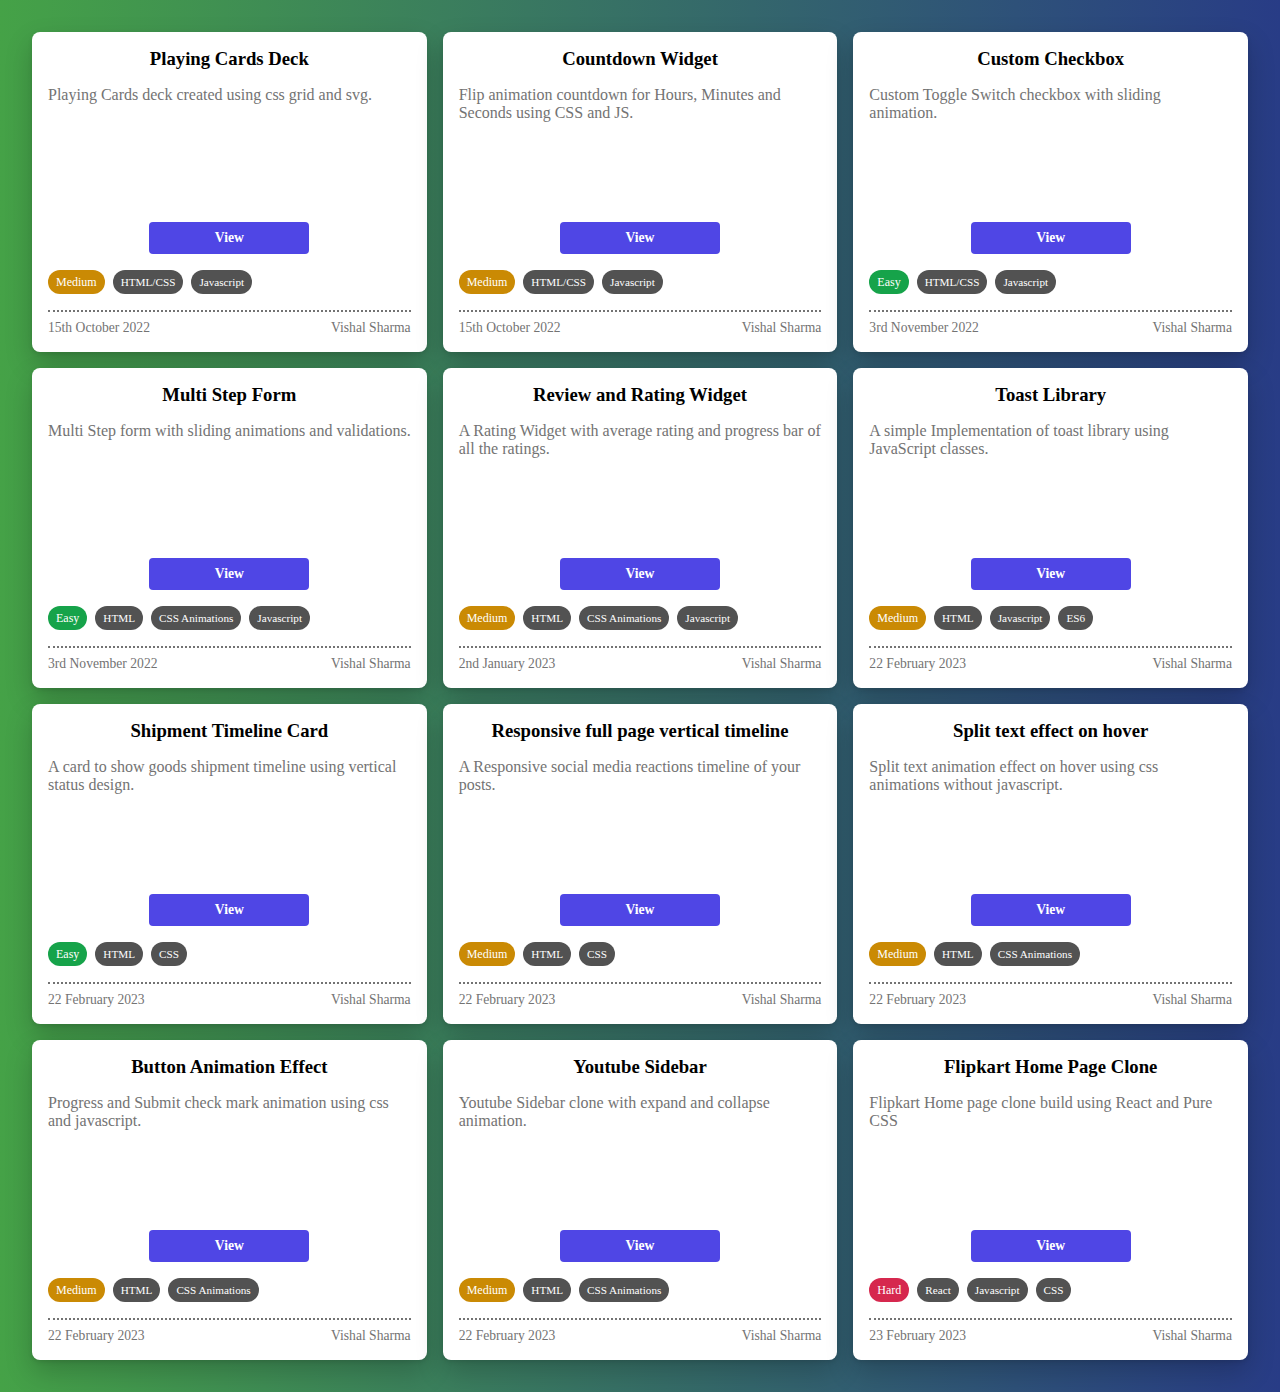
<file: index.html>
<!DOCTYPE html>
<html lang="en">
  <head>
    <meta charset="UTF-8" />
    <meta http-equiv="X-UA-Compatible" content="IE=edge" />
    <meta name="viewport" content="width=device-width, initial-scale=1.0" />
    <title>Web Dev Challenges</title>
    <meta
      name="description"
      content="A site to showcase web dev widgets which you can build and practice on web development skills"
    />
    <link rel="stylesheet" href="style.css" />
  </head>
  <body>
    <div data-cards class="widget-cards">
      <div class="loader">
        <svg
          version="1.1"
          id="L1"
          xmlns="http://www.w3.org/2000/svg"
          xmlns:xlink="http://www.w3.org/1999/xlink"
          x="0px"
          y="0px"
          viewBox="0 0 100 100"
          enable-background="new 0 0 100 100"
          xml:space="preserve"
        >
          <circle
            fill="none"
            stroke="#fff"
            stroke-width="6"
            stroke-miterlimit="15"
            stroke-dasharray="14.2472,14.2472"
            cx="50"
            cy="50"
            r="47"
          >
            <animateTransform
              attributeName="transform"
              attributeType="XML"
              type="rotate"
              dur="5s"
              from="0 50 50"
              to="360 50 50"
              repeatCount="indefinite"
            />
          </circle>
          <circle
            fill="none"
            stroke="#fff"
            stroke-width="1"
            stroke-miterlimit="10"
            stroke-dasharray="10,10"
            cx="50"
            cy="50"
            r="39"
          >
            <animateTransform
              attributeName="transform"
              attributeType="XML"
              type="rotate"
              dur="5s"
              from="0 50 50"
              to="-360 50 50"
              repeatCount="indefinite"
            />
          </circle>
          <g fill="#fff">
            <rect x="30" y="35" width="5" height="30">
              <animateTransform
                attributeName="transform"
                dur="1s"
                type="translate"
                values="0 5 ; 0 -5; 0 5"
                repeatCount="indefinite"
                begin="0.1"
              />
            </rect>
            <rect x="40" y="35" width="5" height="30">
              <animateTransform
                attributeName="transform"
                dur="1s"
                type="translate"
                values="0 5 ; 0 -5; 0 5"
                repeatCount="indefinite"
                begin="0.2"
              />
            </rect>
            <rect x="50" y="35" width="5" height="30">
              <animateTransform
                attributeName="transform"
                dur="1s"
                type="translate"
                values="0 5 ; 0 -5; 0 5"
                repeatCount="indefinite"
                begin="0.3"
              />
            </rect>
            <rect x="60" y="35" width="5" height="30">
              <animateTransform
                attributeName="transform"
                dur="1s"
                type="translate"
                values="0 5 ; 0 -5; 0 5"
                repeatCount="indefinite"
                begin="0.4"
              />
            </rect>
            <rect x="70" y="35" width="5" height="30">
              <animateTransform
                attributeName="transform"
                dur="1s"
                type="translate"
                values="0 5 ; 0 -5; 0 5"
                repeatCount="indefinite"
                begin="0.5"
              />
            </rect>
          </g>
        </svg>
      </div>
    </div>
  </body>
  <script src="./script.js"></script>
</html>
</file>
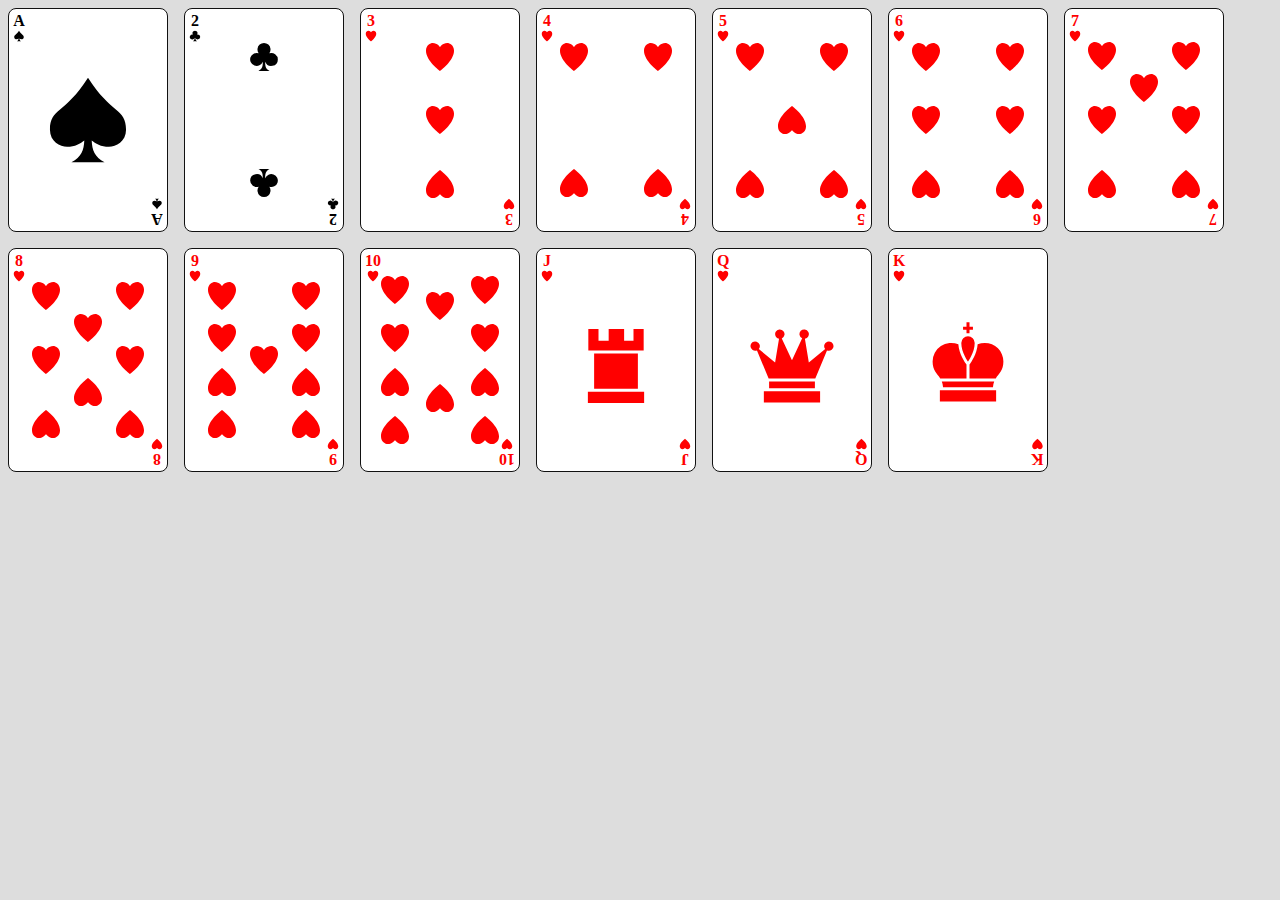
<file: card-deck/index.html>
<!DOCTYPE html>
<html lang="en">
  <head>
    <meta charset="UTF-8" />
    <meta http-equiv="X-UA-Compatible" content="IE=edge" />
    <meta name="viewport" content="width=device-width, initial-scale=1.0" />
    <title>Document</title>
    <link rel="stylesheet" href="style.css" />
  </head>
  <body>
    <div class="card" data-suit="spade" data-value="A">
    </div>
    <div class="card" data-suit="club" data-value="2">
    </div>
    <div class="card" data-suit="heart" data-value="3">
    </div>
    <div class="card" data-suit="heart" data-value="4">
    </div>
     <div class="card" data-suit="heart" data-value="5">
    </div>
     <div class="card" data-suit="heart" data-value="6">
    </div>
     <div class="card" data-suit="heart" data-value="7">
    </div>
     <div class="card" data-suit="heart" data-value="8">
    </div>
     <div class="card" data-suit="heart" data-value="9">
    </div>
     <div class="card" data-suit="heart" data-value="10">
    </div>
     <div class="card" data-suit="heart" data-value="J">
    </div>
     <div class="card" data-suit="heart" data-value="Q">
    </div>
     <div class="card" data-suit="heart" data-value="K">
    </div>
    <script src="./script.js"></script>
</html>
</file>
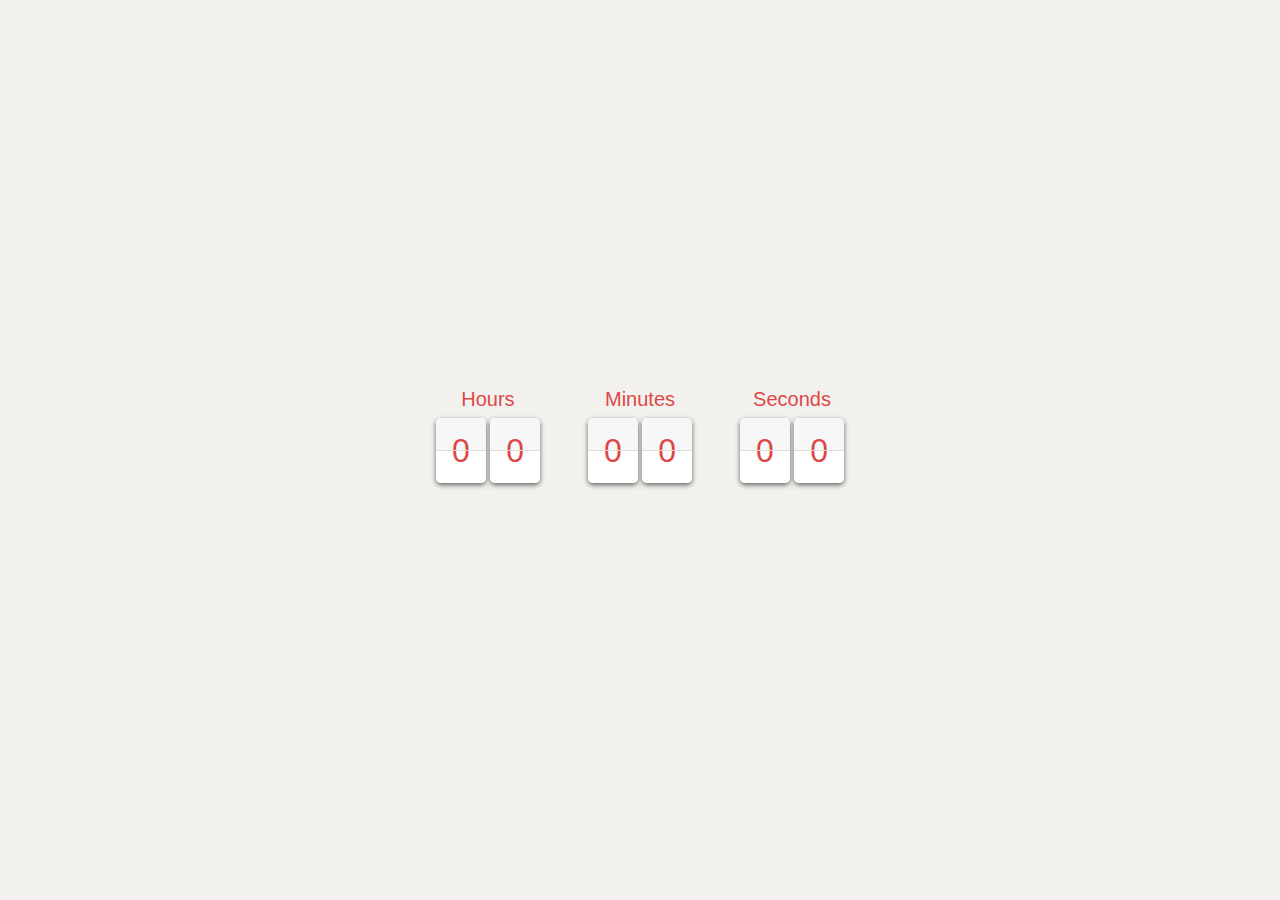
<file: countdown/index.html>
<!DOCTYPE html>
<html lang="en">
  <head>
    <meta charset="UTF-8" />
    <meta http-equiv="X-UA-Compatible" content="IE=edge" />
    <meta name="viewport" content="width=device-width, initial-scale=1.0" />
    <title>Countdown Timer</title>
    <link rel="stylesheet" href="style.css" />
  </head>
  <body>
    <div class="container">
      <div class="container-segment" data-time="Hours">
        <div class="flip-card">
          <div class="top">0</div>
          <div class="bottom">0</div>
        </div>
        <div class="flip-card">
          <div class="top">0</div>
          <div class="bottom">0</div>
        </div>
      </div>
      <div class="container-segment" data-time="Minutes">
        <div class="flip-card">
          <div class="top">0</div>
          <div class="bottom">0</div>
        </div>
        <div class="flip-card">
          <div class="top">0</div>
          <div class="bottom">0</div>
        </div>
      </div>
      <div class="container-segment" data-time="Seconds">
        <div class="flip-card">
          <div class="top">0</div>
          <div class="bottom">0</div>
        </div>
        <div class="flip-card">
          <div class="top">0</div>
          <div class="bottom">0</div>
        </div>
      </div>
    </div>

    <script src="script.js"></script>
  </body>
</html>
</file>
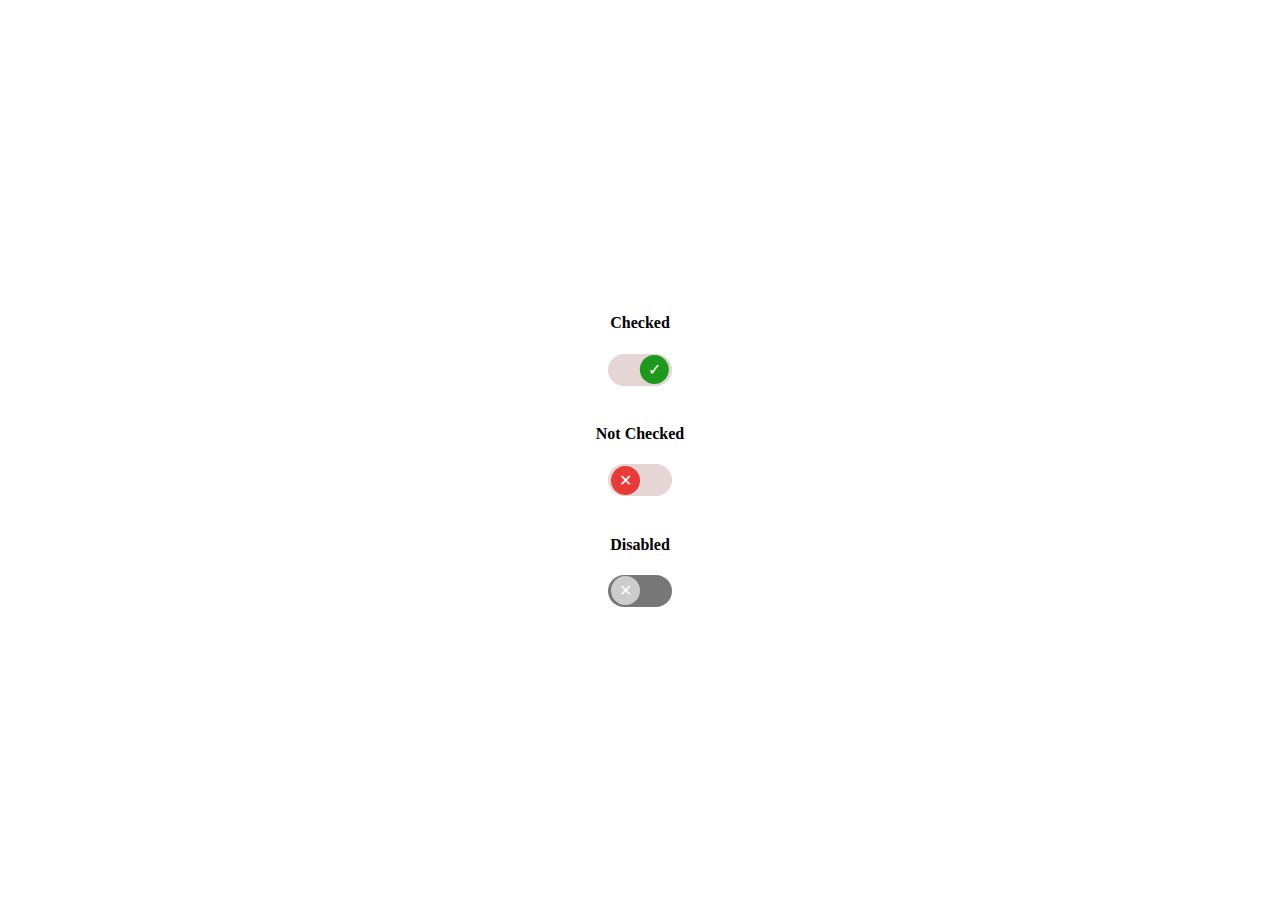
<file: custom-checkbox/index.html>
<!DOCTYPE html>
<html lang="en">
  <head>
    <meta charset="UTF-8" />
    <meta http-equiv="X-UA-Compatible" content="IE=edge" />
    <meta name="viewport" content="width=device-width, initial-scale=1.0" />
    <title>Document</title>
    <link rel="stylesheet" href="style.css" />
  </head>
  <body>
    <h4>Checked</h4>
    <input type="checkbox" checked class="toggle" id="check" />
    <label for="check"></label>
    <br />
    <h4>Not Checked</h4>
    <input type="checkbox" class="toggle" id="check3" />
    <label for="check3"></label>
    <br />
    <h4>Disabled</h4>
    <input disabled type="checkbox" class="toggle" id="check2" />
    <label for="check2"></label>
  </body>
</html>
</file>
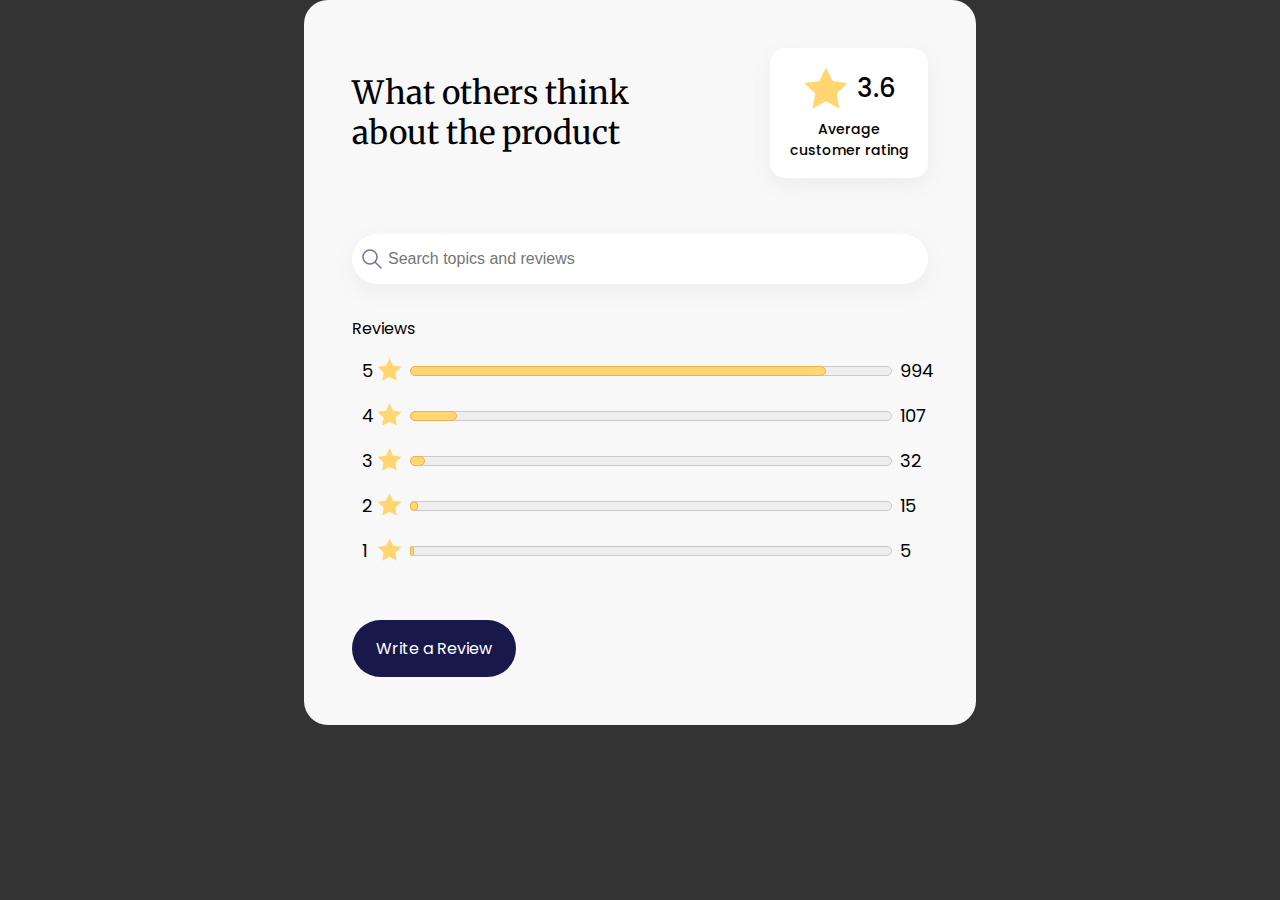
<file: review-widget/index.html>
<!DOCTYPE html>
<html lang="en">
  <head>
    <meta charset="UTF-8" />
    <meta http-equiv="X-UA-Compatible" content="IE=edge" />
    <meta name="viewport" content="width=device-width, initial-scale=1.0" />
    <title>Document</title>
    <link rel="preconnect" href="https://fonts.googleapis.com" />
    <link rel="preconnect" href="https://fonts.gstatic.com" crossorigin />
    <link
      href="https://fonts.googleapis.com/css2?family=Merriweather:wght@900&family=Poppins:wght@500;600&display=swap"
      rel="stylesheet"
    />
    <link rel="stylesheet" href="style.css" />
  </head>
  <body>
    <div class="card">
      <div class="header">
        <span class="title"> What others think about the product </span>
        <div class="average-rating-section">
          <div class="average-rating">
            <svg
              class="star-icon"
              viewBox="0 0 43 40"
              fill="none"
              xmlns="http://www.w3.org/2000/svg"
            >
              <path
                class="icon-path"
                d="M21.1363 1.42392C21.2826 1.11848 21.7174 1.11848 21.8637 1.42392L27.2274 12.6267C27.4958 13.1871 28.0288 13.5743 28.6447 13.6564L40.9566 15.2958C41.2923 15.3405 41.4267 15.754 41.1814 15.9875L32.1845 24.5506C31.7344 24.979 31.5308 25.6056 31.6431 26.2167L33.8885 38.4326C33.9497 38.7657 33.5979 39.0213 33.3001 38.8602L22.3759 32.9497C21.8294 32.654 21.1706 32.654 20.6241 32.9497L9.6999 38.8602C9.40205 39.0213 9.05025 38.7657 9.11147 38.4326L11.3569 26.2167C11.4692 25.6056 11.2656 24.979 10.8155 24.5506L1.81861 15.9875C1.57331 15.754 1.70768 15.3405 2.04336 15.2958L14.3553 13.6564C14.9712 13.5743 15.5042 13.1871 15.7726 12.6267L21.1363 1.42392Z"
                stroke-width="1.4375"
              />
            </svg>
            <div data-average-review></div>
          </div>
          Average customer rating
        </div>
      </div>
      <div class="search-bar">
        <svg viewBox="0 0 28 28" fill="none" xmlns="http://www.w3.org/2000/svg">
          <path
            d="M11.6667 19.8333C16.177 19.8333 19.8333 16.177 19.8333 11.6667C19.8333 7.15634 16.177 3.5 11.6667 3.5C7.15634 3.5 3.5 7.15634 3.5 11.6667C3.5 16.177 7.15634 19.8333 11.6667 19.8333Z"
            stroke="#73749C"
            stroke-width="1.75"
            stroke-linecap="round"
            stroke-linejoin="round"
          />
          <path
            d="M24.5 24.5L17.5 17.5"
            stroke="#73749C"
            stroke-width="1.75"
            stroke-linecap="round"
            stroke-linejoin="round"
          />
        </svg>
        <input
          type="search"
          class="search-input"
          placeholder="Search topics and reviews"
        />
      </div>
      <div class="review-section">
        <div class="review-title">Reviews</div>
        <div class="review-rows"></div>
      </div>
      <button class="review-btn">Write a Review</button>
    </div>
    <script src="./script.js"></script>
  </body>
</html>
</file>
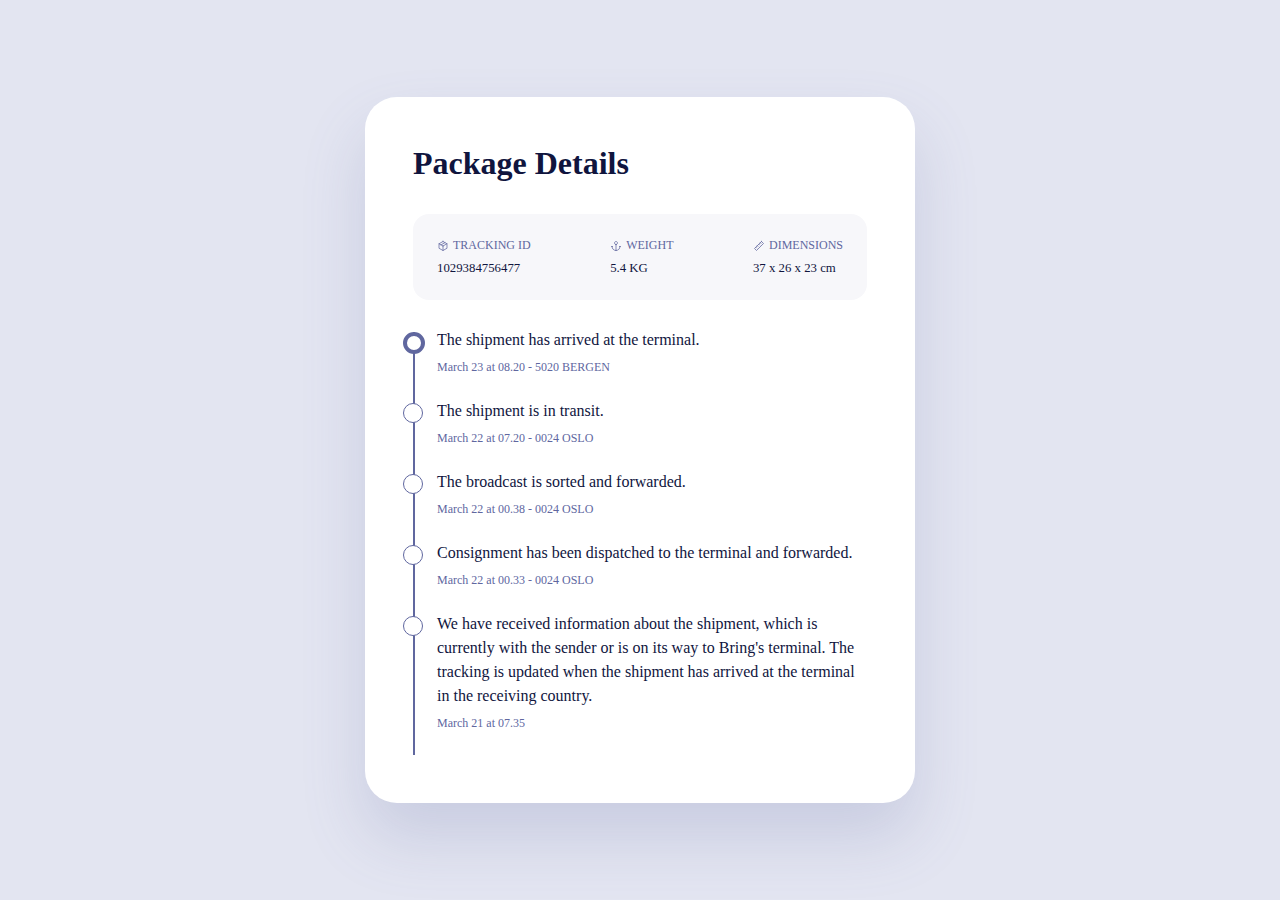
<file: shipment-timeline/index.html>
<!DOCTYPE html>
<html lang="en">
  <head>
    <meta charset="UTF-8" />
    <meta http-equiv="X-UA-Compatible" content="IE=edge" />
    <meta name="viewport" content="width=device-width, initial-scale=1.0" />
    <title>Document</title>
    <link rel="preconnect" href="https://fonts.googleapis.com" />
    <link rel="preconnect" href="https://fonts.gstatic.com" crossorigin />
    <link
      href="https://fonts.googleapis.com/css2?family=Merriweather:wght@900&family=Poppins:wght@500;600&display=swap"
      rel="stylesheet"
    />
    <link rel="stylesheet" href="style.css" />
  </head>
  <body>
    <div class="card-container">
      <div class="shipment-card">
        <h3 class="header">Package Details</h3>
        <div class="details">
          <dl>
            <div class="data-item">
              <dt>
                <img src="./img/track.svg" height="12" width="12" />
                TRACKING ID
              </dt>
              <dd>1029384756477</dd>
            </div>
            <div class="data-item">
              <dt>
                <img src="./img/weight.svg" height="12" width="12" />
                WEIGHT
              </dt>
              <dd>5.4 KG</dd>
            </div>
            <div class="data-item">
              <dt>
                <img src="./img/scale.svg" height="12" width="12" />
                DIMENSIONS
              </dt>
              <dd>37 x 26 x 23 cm</dd>
            </div>
          </dl>
        </div>
        <ul class="timeline">
          <li class="step active">
            <p class="description">The shipment has arrived at the terminal.</p>
            <p class="meta">March 23 at 08.20 - 5020 BERGEN</p>
          </li>
          <li class="step">
            <p class="description">The shipment is in transit.</p>
            <p class="meta">March 22 at 07.20 - 0024 OSLO</p>
          </li>
          <li class="step">
            <p class="description">The broadcast is sorted and forwarded.</p>
            <p class="meta">March 22 at 00.38 - 0024 OSLO</p>
          </li>
          <li class="step">
            <p class="description">
              Consignment has been dispatched to the terminal and forwarded.
            </p>
            <p class="meta">March 22 at 00.33 - 0024 OSLO</p>
          </li>
          <li class="step">
            <p class="description">
              We have received information about the shipment, which is
              currently with the sender or is on its way to Bring's terminal.
              The tracking is updated when the shipment has arrived at the
              terminal in the receiving country.
            </p>
            <p class="meta">March 21 at 07.35</p>
          </li>
        </ul>
      </div>
    </div>
  </body>
</html>
</file>
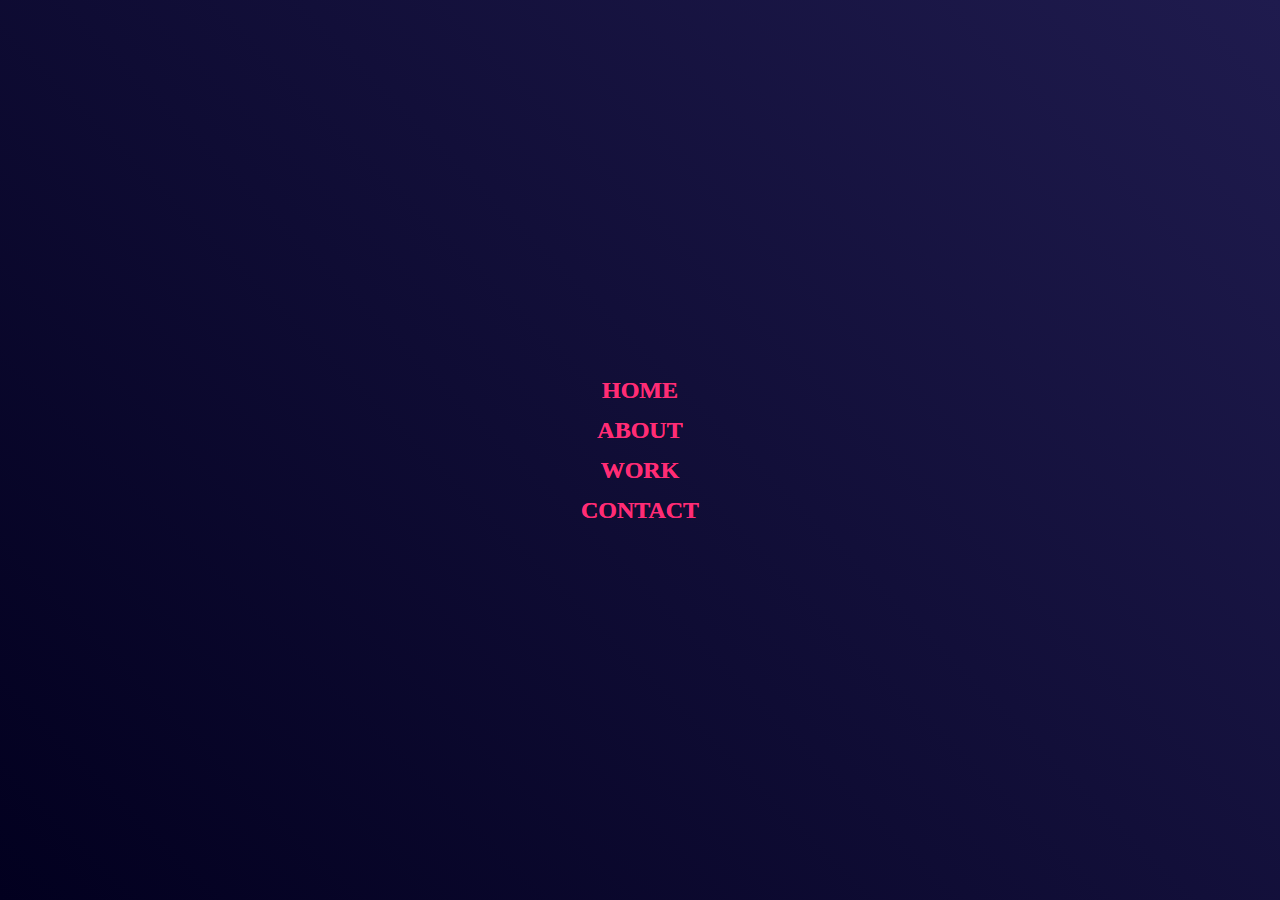
<file: split-text-effect/index.html>
<!DOCTYPE html>
<html lang="en">
  <head>
    <meta charset="UTF-8" />
    <meta http-equiv="X-UA-Compatible" content="IE=edge" />
    <meta name="viewport" content="width=device-width, initial-scale=1.0" />
    <title>Document</title>
    <link rel="stylesheet" href="style.css" />
  </head>
  <body>
    <ul class="list">
      <li class="list-item">
        <span class="split-text" data-text="HOME">HOME</span>
      </li>
      <li class="list-item">
        <span class="split-text" data-text="ABOUT">ABOUT</span>
      </li>
      <li class="list-item">
        <span class="split-text" data-text="WORK">WORK</span>
      </li>
      <li class="list-item">
        <span class="split-text" data-text="CONTACT">CONTACT</span>
      </li>
    </ul>
  </body>
</html>
</file>
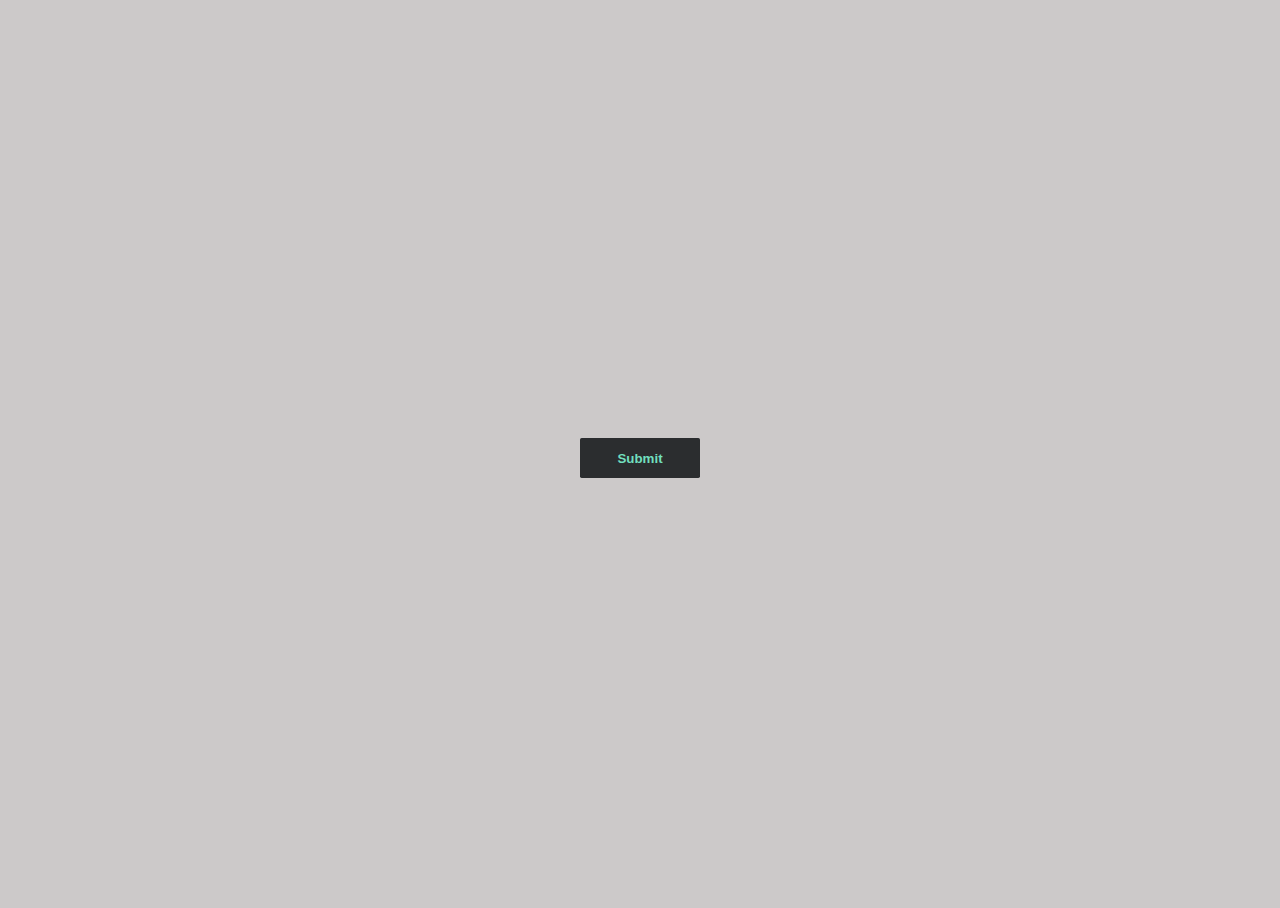
<file: submit-button-animation/index.html>
<!DOCTYPE html>
<html lang="en">
  <head>
    <meta charset="UTF-8" />
    <meta http-equiv="X-UA-Compatible" content="IE=edge" />
    <meta name="viewport" content="width=device-width, initial-scale=1.0" />
    <title>Submit Button Animation</title>
    <link rel="stylesheet" href="styles.css" />
  </head>
  <body>
    <button data-btn class="btn">Submit</button>
    <div class="d-none" data-checkmark-container>
      <svg
        x="0px"
        y="0px"
        fill="none"
        class="checkmark-svg"
        viewBox="0 0 25 30"
      >
        <path d="M2,19.2C5.9,23.6,9.4,28,9.4,28L23,2" />
      </svg>
    </div>
    <script src="script.js"></script>
  </body>
</html>
</file>
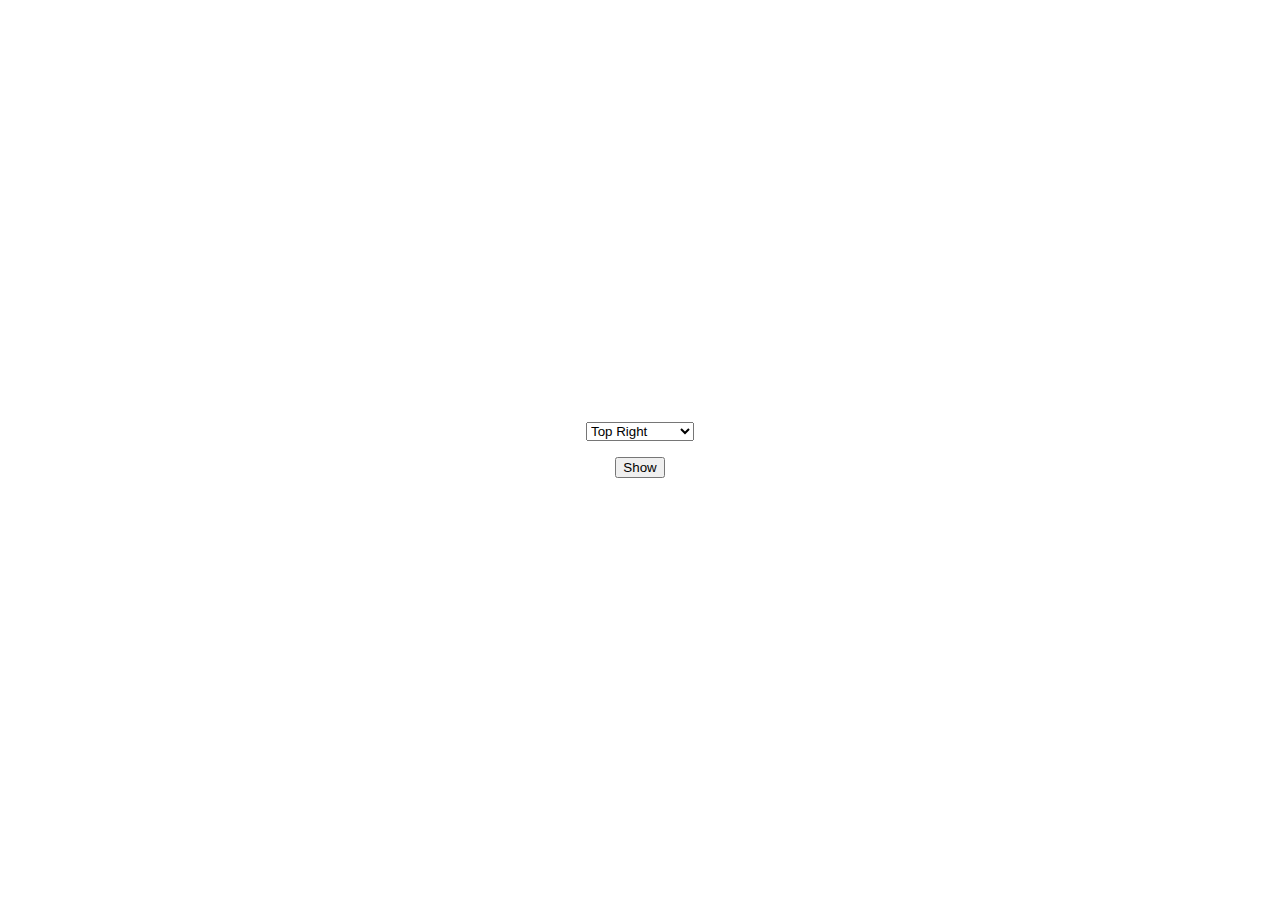
<file: toastify/index.html>
<!DOCTYPE html>
<html lang="en">
  <head>
    <meta charset="UTF-8" />
    <meta http-equiv="X-UA-Compatible" content="IE=edge" />
    <meta name="viewport" content="width=device-width, initial-scale=1.0" />
    <title>Document</title>
    <link rel="stylesheet" href="style.css" />
  </head>
  <body>
    <div class="actions-container">
      <form id="options-form">
        <select name="position">
          <option value="top-right">Top Right</option>
          <option value="top-left">Top Left</option>
          <option value="top-center">Top Center</option>
          <option value="bottom-right">Bottom Right</option>
          <option value="bottom-left">Bottom Left</option>
          <option value="bottom-center">Bottom Center</option>
        </select>
      </form>
      <button type="button" data-show class="btn">Show</button>
    </div>
    <script src="./script.js" type="module"></script>
  </body>
</html>
</file>
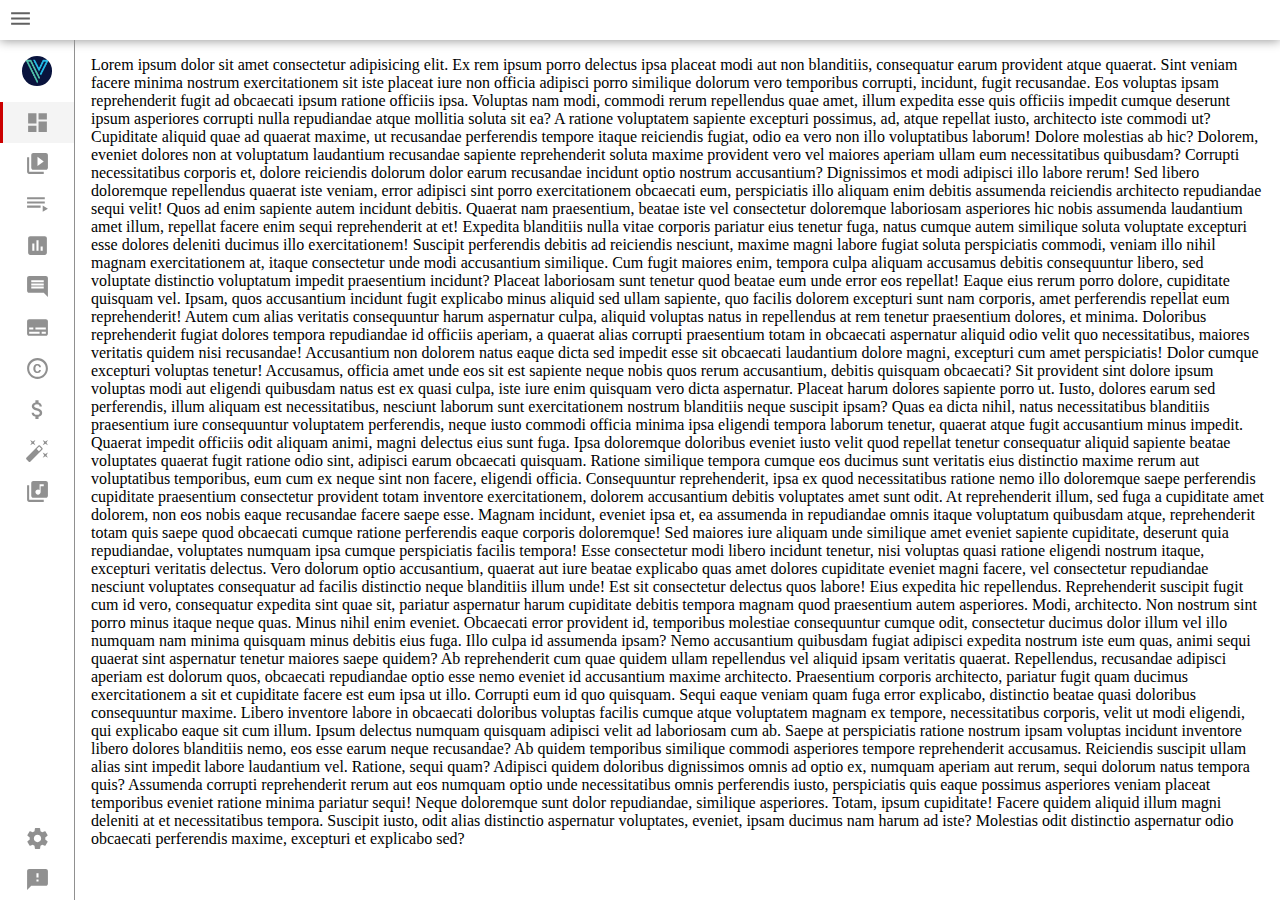
<file: youtube-sidebar/index.html>
<!DOCTYPE html>
<html lang="en">
  <head>
    <meta charset="UTF-8" />
    <meta http-equiv="X-UA-Compatible" content="IE=edge" />
    <meta name="viewport" content="width=device-width, initial-scale=1.0" />
    <title>Document</title>
    <link rel="stylesheet" href="styles.css" />
    <script src="script.js" defer></script>
  </head>
  <body>
    <header class="header">
      <button class="menu-icon-btn" data-menu-icon-btn>
        <svg
          viewBox="0 0 24 24"
          preserveAspectRatio="xMidYMid meet"
          focusable="false"
          class="menu-icon"
        >
          <g><path d="M3 18h18v-2H3v2zm0-5h18v-2H3v2zm0-7v2h18V6H3z"></path></g>
        </svg>
      </button>
    </header>
    <div class="container">
      <aside class="sidebar" data-sidebar>
        <div class="top-sidebar">
          <a href="#" class="channel-logo">
            <img src="./logo.png" alt="Channel Logo" />
          </a>
          <div class="hidden-sidebar your-channel">Your channel</div>
          <div class="hidden-sidebar channel-name">Vishal Sharma</div>
        </div>
        <div class="middle-sidebar">
          <ul class="sidebar-list">
            <li class="sidebar-list-item active">
              <a href="#" class="sidebar-link">
                <svg
                  class="sidebar-icon"
                  viewBox="0 0 24 24"
                  preserveAspectRatio="xMidYMid meet"
                  focusable="false"
                >
                  <g>
                    <path
                      d="M3 13h8V3H3v10zm0 8h8v-6H3v6zm10 0h8V11h-8v10zm0-18v6h8V3h-8z"
                    ></path>
                  </g>
                </svg>
                <div class="hidden-sidebar">Dashboard</div>
              </a>
            </li>
            <li class="sidebar-list-item">
              <a href="#" class="sidebar-link">
                <svg
                  viewBox="0 0 24 24"
                  class="sidebar-icon"
                  preserveAspectRatio="xMidYMid meet"
                  focusable="false"
                >
                  <g>
                    <path
                      d="M4 6H2v14c0 1.1.9 2 2 2h14v-2H4V6zm16-4H8c-1.1 0-2 .9-2 2v12c0 1.1.9 2 2 2h12c1.1 0 2-.9 2-2V4c0-1.1-.9-2-2-2zm-8 12.5v-9l6 4.5-6 4.5z"
                    ></path>
                  </g>
                </svg>
                <div class="hidden-sidebar">Content</div>
              </a>
            </li>
            <li class="sidebar-list-item">
              <a href="#" class="sidebar-link">
                <svg
                  class="sidebar-icon"
                  viewBox="0 0 24 24"
                  preserveAspectRatio="xMidYMid meet"
                  focusable="false"
                >
                  <g>
                    <path
                      d="M19 9H2v2h17V9zm0-4H2v2h17V5zM2 15h13v-2H2v2zm15-2v6l5-3-5-3z"
                    ></path>
                  </g>
                </svg>
                <div class="hidden-sidebar">Playlists</div>
              </a>
            </li>
            <li class="sidebar-list-item">
              <a href="#" class="sidebar-link">
                <svg
                  viewBox="0 0 24 24"
                  preserveAspectRatio="xMidYMid meet"
                  focusable="false"
                  class="sidebar-icon"
                >
                  <g>
                    <path
                      d="M19 3H5c-1.1 0-2 .9-2 2v14c0 1.1.9 2 2 2h14c1.1 0 2-.9 2-2V5c0-1.1-.9-2-2-2zM9 17H7v-7h2v7zm4 0h-2V7h2v10zm4 0h-2v-4h2v4z"
                    ></path>
                  </g>
                </svg>
                <div class="hidden-sidebar">Analytics</div>
              </a>
            </li>
            <li class="sidebar-list-item">
              <a href="#" class="sidebar-link">
                <svg
                  viewBox="0 0 24 24"
                  preserveAspectRatio="xMidYMid meet"
                  focusable="false"
                  class="sidebar-icon"
                >
                  <g>
                    <path
                      d="M20 2H4c-1.1 0-2 .9-2 2v12c0 1.1.9 2 2 2h14l4 4V4c0-1.1-.9-2-2-2zm-2 12H6v-2h12v2zm0-3H6V9h12v2zm0-3H6V6h12v2z"
                    ></path>
                  </g>
                </svg>
                <div class="hidden-sidebar">Comments</div>
              </a>
            </li>
            <li class="sidebar-list-item">
              <a href="#" class="sidebar-link">
                <svg
                  viewBox="0 0 24 24"
                  preserveAspectRatio="xMidYMid meet"
                  focusable="false"
                  class="sidebar-icon"
                >
                  <g>
                    <path
                      d="M20 4H4c-1.1 0-2 .9-2 2v12c0 1.1.9 2 2 2h16c1.1 0 2-.9 2-2V6c0-1.1-.9-2-2-2zM4 12h4v2H4v-2zm10 6H4v-2h10v2zm6 0h-4v-2h4v2zm0-4H10v-2h10v2z"
                    ></path>
                  </g>
                </svg>
                <div class="hidden-sidebar">Subtitles</div>
              </a>
            </li>
            <li class="sidebar-list-item">
              <a href="#" class="sidebar-link">
                <svg
                  viewBox="0 0 24 24"
                  preserveAspectRatio="xMidYMid meet"
                  focusable="false"
                  class="sidebar-icon"
                >
                  <g>
                    <path
                      d="M10.08 10.86c.05-.33.16-.62.3-.87s.34-.46.59-.62c.24-.15.54-.22.91-.23.23.01.44.05.63.13.2.09.38.21.52.36s.25.33.34.53.13.42.14.64h1.79c-.02-.47-.11-.9-.28-1.29s-.4-.73-.7-1.01-.66-.5-1.08-.66-.88-.23-1.39-.23c-.65 0-1.22.11-1.7.34s-.88.53-1.2.92-.56.84-.71 1.36S8 11.29 8 11.87v.27c0 .58.08 1.12.23 1.64s.39.97.71 1.35.72.69 1.2.91 1.05.34 1.7.34c.47 0 .91-.08 1.32-.23s.77-.36 1.08-.63.56-.58.74-.94.29-.74.3-1.15h-1.79c-.01.21-.06.4-.15.58s-.21.33-.36.46-.32.23-.52.3c-.19.07-.39.09-.6.1-.36-.01-.66-.08-.89-.23-.25-.16-.45-.37-.59-.62s-.25-.55-.3-.88-.08-.67-.08-1v-.27c0-.35.03-.68.08-1.01zM12 2C6.48 2 2 6.48 2 12s4.48 10 10 10 10-4.48 10-10S17.52 2 12 2zm0 18c-4.41 0-8-3.59-8-8s3.59-8 8-8 8 3.59 8 8-3.59 8-8 8z"
                    ></path>
                  </g>
                </svg>
                <div class="hidden-sidebar">Copyright</div>
              </a>
            </li>
            <li class="sidebar-list-item">
              <a href="#" class="sidebar-link">
                <svg
                  viewBox="0 0 24 24"
                  preserveAspectRatio="xMidYMid meet"
                  focusable="false"
                  class="sidebar-icon"
                >
                  <g>
                    <path
                      d="M11.8 10.9c-2.27-.59-3-1.2-3-2.15 0-1.09 1.01-1.85 2.7-1.85 1.78 0 2.44.85 2.5 2.1h2.21c-.07-1.72-1.12-3.3-3.21-3.81V3h-3v2.16c-1.94.42-3.5 1.68-3.5 3.61 0 2.31 1.91 3.46 4.7 4.13 2.5.6 3 1.48 3 2.41 0 .69-.49 1.79-2.7 1.79-2.06 0-2.87-.92-2.98-2.1h-2.2c.12 2.19 1.76 3.42 3.68 3.83V21h3v-2.15c1.95-.37 3.5-1.5 3.5-3.55 0-2.84-2.43-3.81-4.7-4.4z"
                    ></path>
                  </g>
                </svg>
                <div class="hidden-sidebar">Monetization</div>
              </a>
            </li>
            <li class="sidebar-list-item">
              <a href="#" class="sidebar-link">
                <svg
                  viewBox="0 0 24 24"
                  preserveAspectRatio="xMidYMid meet"
                  focusable="false"
                  class="sidebar-icon"
                >
                  <g>
                    <path d="M0 0h24v24H0z" fill="none"></path>
                    <path
                      d="M7.5 5.6L10 7 8.6 4.5 10 2 7.5 3.4 5 2l1.4 2.5L5 7zm12 9.8L17 14l1.4 2.5L17 19l2.5-1.4L22 19l-1.4-2.5L22 14zM22 2l-2.5 1.4L17 2l1.4 2.5L17 7l2.5-1.4L22 7l-1.4-2.5zm-7.63 5.29c-.39-.39-1.02-.39-1.41 0L1.29 18.96c-.39.39-.39 1.02 0 1.41l2.34 2.34c.39.39 1.02.39 1.41 0L16.7 11.05c.39-.39.39-1.02 0-1.41l-2.33-2.35zm-1.03 5.49l-2.12-2.12 2.44-2.44 2.12 2.12-2.44 2.44z"
                    ></path>
                  </g>
                </svg>
                <div class="hidden-sidebar">Customization</div>
              </a>
            </li>
            <li class="sidebar-list-item">
              <a href="#" class="sidebar-link">
                <svg
                  viewBox="0 0 24 24"
                  preserveAspectRatio="xMidYMid meet"
                  focusable="false"
                  class="sidebar-icon"
                >
                  <g>
                    <path
                      d="M20 2H8c-1.1 0-2 .9-2 2v12c0 1.1.9 2 2 2h12c1.1 0 2-.9 2-2V4c0-1.1-.9-2-2-2zm-2 5h-3v5.5c0 1.38-1.12 2.5-2.5 2.5S10 13.88 10 12.5s1.12-2.5 2.5-2.5c.57 0 1.08.19 1.5.51V5h4v2zM4 6H2v14c0 1.1.9 2 2 2h14v-2H4V6z"
                    ></path>
                  </g>
                </svg>
                <div class="hidden-sidebar">Audio Library</div>
              </a>
            </li>
          </ul>
        </div>
        <div class="bottom-sidebar">
          <ul class="sidebar-list">
            <li class="sidebar-list-item">
              <a href="#" class="sidebar-link">
                <svg
                  viewBox="0 0 24 24"
                  preserveAspectRatio="xMidYMid meet"
                  focusable="false"
                  class="sidebar-icon"
                >
                  <g>
                    <path
                      d="M19.43 12.98c.04-.32.07-.64.07-.98s-.03-.66-.07-.98l2.11-1.65c.19-.15.24-.42.12-.64l-2-3.46c-.12-.22-.39-.3-.61-.22l-2.49 1c-.52-.4-1.08-.73-1.69-.98l-.38-2.65C14.46 2.18 14.25 2 14 2h-4c-.25 0-.46.18-.49.42l-.38 2.65c-.61.25-1.17.59-1.69.98l-2.49-1c-.23-.09-.49 0-.61.22l-2 3.46c-.13.22-.07.49.12.64l2.11 1.65c-.04.32-.07.65-.07.98s.03.66.07.98l-2.11 1.65c-.19.15-.24.42-.12.64l2 3.46c.12.22.39.3.61.22l2.49-1c.52.4 1.08.73 1.69.98l.38 2.65c.03.24.24.42.49.42h4c.25 0 .46-.18.49-.42l.38-2.65c.61-.25 1.17-.59 1.69-.98l2.49 1c.23.09.49 0 .61-.22l2-3.46c.12-.22.07-.49-.12-.64l-2.11-1.65zM12 15.5c-1.93 0-3.5-1.57-3.5-3.5s1.57-3.5 3.5-3.5 3.5 1.57 3.5 3.5-1.57 3.5-3.5 3.5z"
                    ></path>
                  </g>
                </svg>
                <div class="hidden-sidebar">Settings</div>
              </a>
            </li>
            <li class="sidebar-list-item">
              <a href="#" class="sidebar-link">
                <svg
                  viewBox="0 0 24 24"
                  preserveAspectRatio="xMidYMid meet"
                  focusable="false"
                  class="sidebar-icon"
                >
                  <g>
                    <path
                      d="M20 2H4c-1.1 0-1.99.9-1.99 2L2 22l4-4h14c1.1 0 2-.9 2-2V4c0-1.1-.9-2-2-2zm-7 12h-2v-2h2v2zm0-4h-2V6h2v4z"
                    ></path>
                  </g>
                </svg>
                <div class="hidden-sidebar">Send Feedback</div>
              </a>
            </li>
          </ul>
        </div>
      </aside>
      <main class="content">
        Lorem ipsum dolor sit amet consectetur adipisicing elit. Ex rem ipsum
        porro delectus ipsa placeat modi aut non blanditiis, consequatur earum
        provident atque quaerat. Sint veniam facere minima nostrum
        exercitationem sit iste placeat iure non officia adipisci porro
        similique dolorum vero temporibus corrupti, incidunt, fugit recusandae.
        Eos voluptas ipsam reprehenderit fugit ad obcaecati ipsum ratione
        officiis ipsa. Voluptas nam modi, commodi rerum repellendus quae amet,
        illum expedita esse quis officiis impedit cumque deserunt ipsum
        asperiores corrupti nulla repudiandae atque mollitia soluta sit ea? A
        ratione voluptatem sapiente excepturi possimus, ad, atque repellat
        iusto, architecto iste commodi ut? Cupiditate aliquid quae ad quaerat
        maxime, ut recusandae perferendis tempore itaque reiciendis fugiat, odio
        ea vero non illo voluptatibus laborum! Dolore molestias ab hic? Dolorem,
        eveniet dolores non at voluptatum laudantium recusandae sapiente
        reprehenderit soluta maxime provident vero vel maiores aperiam ullam eum
        necessitatibus quibusdam? Corrupti necessitatibus corporis et, dolore
        reiciendis dolorum dolor earum recusandae incidunt optio nostrum
        accusantium? Dignissimos et modi adipisci illo labore rerum! Sed libero
        doloremque repellendus quaerat iste veniam, error adipisci sint porro
        exercitationem obcaecati eum, perspiciatis illo aliquam enim debitis
        assumenda reiciendis architecto repudiandae sequi velit! Quos ad enim
        sapiente autem incidunt debitis. Quaerat nam praesentium, beatae iste
        vel consectetur doloremque laboriosam asperiores hic nobis assumenda
        laudantium amet illum, repellat facere enim sequi reprehenderit at et!
        Expedita blanditiis nulla vitae corporis pariatur eius tenetur fuga,
        natus cumque autem similique soluta voluptate excepturi esse dolores
        deleniti ducimus illo exercitationem! Suscipit perferendis debitis ad
        reiciendis nesciunt, maxime magni labore fugiat soluta perspiciatis
        commodi, veniam illo nihil magnam exercitationem at, itaque consectetur
        unde modi accusantium similique. Cum fugit maiores enim, tempora culpa
        aliquam accusamus debitis consequuntur libero, sed voluptate distinctio
        voluptatum impedit praesentium incidunt? Placeat laboriosam sunt tenetur
        quod beatae eum unde error eos repellat! Eaque eius rerum porro dolore,
        cupiditate quisquam vel. Ipsam, quos accusantium incidunt fugit
        explicabo minus aliquid sed ullam sapiente, quo facilis dolorem
        excepturi sunt nam corporis, amet perferendis repellat eum
        reprehenderit! Autem cum alias veritatis consequuntur harum aspernatur
        culpa, aliquid voluptas natus in repellendus at rem tenetur praesentium
        dolores, et minima. Doloribus reprehenderit fugiat dolores tempora
        repudiandae id officiis aperiam, a quaerat alias corrupti praesentium
        totam in obcaecati aspernatur aliquid odio velit quo necessitatibus,
        maiores veritatis quidem nisi recusandae! Accusantium non dolorem natus
        eaque dicta sed impedit esse sit obcaecati laudantium dolore magni,
        excepturi cum amet perspiciatis! Dolor cumque excepturi voluptas
        tenetur! Accusamus, officia amet unde eos sit est sapiente neque nobis
        quos rerum accusantium, debitis quisquam obcaecati? Sit provident sint
        dolore ipsum voluptas modi aut eligendi quibusdam natus est ex quasi
        culpa, iste iure enim quisquam vero dicta aspernatur. Placeat harum
        dolores sapiente porro ut. Iusto, dolores earum sed perferendis, illum
        aliquam est necessitatibus, nesciunt laborum sunt exercitationem nostrum
        blanditiis neque suscipit ipsam? Quas ea dicta nihil, natus
        necessitatibus blanditiis praesentium iure consequuntur voluptatem
        perferendis, neque iusto commodi officia minima ipsa eligendi tempora
        laborum tenetur, quaerat atque fugit accusantium minus impedit. Quaerat
        impedit officiis odit aliquam animi, magni delectus eius sunt fuga. Ipsa
        doloremque doloribus eveniet iusto velit quod repellat tenetur
        consequatur aliquid sapiente beatae voluptates quaerat fugit ratione
        odio sint, adipisci earum obcaecati quisquam. Ratione similique tempora
        cumque eos ducimus sunt veritatis eius distinctio maxime rerum aut
        voluptatibus temporibus, eum cum ex neque sint non facere, eligendi
        officia. Consequuntur reprehenderit, ipsa ex quod necessitatibus ratione
        nemo illo doloremque saepe perferendis cupiditate praesentium
        consectetur provident totam inventore exercitationem, dolorem
        accusantium debitis voluptates amet sunt odit. At reprehenderit illum,
        sed fuga a cupiditate amet dolorem, non eos nobis eaque recusandae
        facere saepe esse. Magnam incidunt, eveniet ipsa et, ea assumenda in
        repudiandae omnis itaque voluptatum quibusdam atque, reprehenderit totam
        quis saepe quod obcaecati cumque ratione perferendis eaque corporis
        doloremque! Sed maiores iure aliquam unde similique amet eveniet
        sapiente cupiditate, deserunt quia repudiandae, voluptates numquam ipsa
        cumque perspiciatis facilis tempora! Esse consectetur modi libero
        incidunt tenetur, nisi voluptas quasi ratione eligendi nostrum itaque,
        excepturi veritatis delectus. Vero dolorum optio accusantium, quaerat
        aut iure beatae explicabo quas amet dolores cupiditate eveniet magni
        facere, vel consectetur repudiandae nesciunt voluptates consequatur ad
        facilis distinctio neque blanditiis illum unde! Est sit consectetur
        delectus quos labore! Eius expedita hic repellendus. Reprehenderit
        suscipit fugit cum id vero, consequatur expedita sint quae sit, pariatur
        aspernatur harum cupiditate debitis tempora magnam quod praesentium
        autem asperiores. Modi, architecto. Non nostrum sint porro minus itaque
        neque quas. Minus nihil enim eveniet. Obcaecati error provident id,
        temporibus molestiae consequuntur cumque odit, consectetur ducimus dolor
        illum vel illo numquam nam minima quisquam minus debitis eius fuga. Illo
        culpa id assumenda ipsam? Nemo accusantium quibusdam fugiat adipisci
        expedita nostrum iste eum quas, animi sequi quaerat sint aspernatur
        tenetur maiores saepe quidem? Ab reprehenderit cum quae quidem ullam
        repellendus vel aliquid ipsam veritatis quaerat. Repellendus, recusandae
        adipisci aperiam est dolorum quos, obcaecati repudiandae optio esse nemo
        eveniet id accusantium maxime architecto. Praesentium corporis
        architecto, pariatur fugit quam ducimus exercitationem a sit et
        cupiditate facere est eum ipsa ut illo. Corrupti eum id quo quisquam.
        Sequi eaque veniam quam fuga error explicabo, distinctio beatae quasi
        doloribus consequuntur maxime. Libero inventore labore in obcaecati
        doloribus voluptas facilis cumque atque voluptatem magnam ex tempore,
        necessitatibus corporis, velit ut modi eligendi, qui explicabo eaque sit
        cum illum. Ipsum delectus numquam quisquam adipisci velit ad laboriosam
        cum ab. Saepe at perspiciatis ratione nostrum ipsam voluptas incidunt
        inventore libero dolores blanditiis nemo, eos esse earum neque
        recusandae? Ab quidem temporibus similique commodi asperiores tempore
        reprehenderit accusamus. Reiciendis suscipit ullam alias sint impedit
        labore laudantium vel. Ratione, sequi quam? Adipisci quidem doloribus
        dignissimos omnis ad optio ex, numquam aperiam aut rerum, sequi dolorum
        natus tempora quis? Assumenda corrupti reprehenderit rerum aut eos
        numquam optio unde necessitatibus omnis perferendis iusto, perspiciatis
        quis eaque possimus asperiores veniam placeat temporibus eveniet ratione
        minima pariatur sequi! Neque doloremque sunt dolor repudiandae,
        similique asperiores. Totam, ipsum cupiditate! Facere quidem aliquid
        illum magni deleniti at et necessitatibus tempora. Suscipit iusto, odit
        alias distinctio aspernatur voluptates, eveniet, ipsam ducimus nam harum
        ad iste? Molestias odit distinctio aspernatur odio obcaecati perferendis
        maxime, excepturi et explicabo sed?
      </main>
    </div>
  </body>
</html>
</file>
<file: style.css>
* {
  margin: 0;
  box-sizing: border-box;
}
body {
  min-height: 100vh;
  font-family: "Roboto";
}

a {
  text-decoration: none;
}

body {
  background: #283c86; /* fallback for old browsers */
  background: -webkit-linear-gradient(
    to right,
    #45a247,
    #283c86
  ); /* Chrome 10-25, Safari 5.1-6 */
  background: linear-gradient(
    to right,
    #45a247,
    #283c86
  ); /* W3C, IE 10+/ Edge, Firefox 16+, Chrome 26+, Opera 12+, Safari 7+ */
}

.loader {
  width: 20vw;
  position: absolute;
  top: 50%;
  left: 50%;
  transform: translate(-50%, -50%);
}

.widget-cards {
  display: grid;
  grid-template-columns: repeat(auto-fill, minmax(20rem, 1fr));
  grid-gap: 1rem;
  padding: 2rem;
}

.widget-card {
  background: #ffff;
  box-shadow: rgb(0 0 0 / 20%) 0px 12px 28px 0px,
    rgb(0 0 0 / 10%) 0px 2px 4px 0px,
    rgb(255 255 255 / 5%) 0px 0px 0px 1px inset;
  border-radius: 0.5rem;
  padding: 1rem;
  display: flex;
  flex-direction: column;
  height: 20rem;
}

.card-label {
  text-align: center;
  margin-bottom: 1rem;
}

.card-description {
  color: #737373;
  margin-bottom: auto;
}

.view-link {
  display: block;
  padding: 0.5rem;
  color: #ffff;
  background-color: #4f46e5;
  text-align: center;
  font-weight: bold;
  font-size: 0.85rem;
  border-radius: 0.25rem;
  transition: filter 200ms ease-in-out;
  width: min(10rem, 100%);
  margin: 0 auto;
}

.view-link:hover {
  filter: brightness(0.9);
}

.tags-container {
  display: flex;
  gap: 0.5rem;
  margin: 0.8rem 0;
  overflow: auto;
  padding: 0.2rem 0;
}

.tags-container::-webkit-scrollbar {
  width: 6px;
  height: 6px;
}

.tags-container::-webkit-scrollbar-thumb {
  background: linear-gradient(to right, #45a247, #283c86);
  border-radius: 10px;
}

.tag {
  text-transform: capitalize;
  font-size: 0.7rem;
  line-height: 1rem;
  background-color: #525252;
  border-radius: 9999px;
  padding: 0.25rem 0.5rem;
  color: #ffff;
}

.tag[data-type="easy"] {
  font-size: 0.75rem;
  background-color: #16a34a;
}

.tag[data-type="medium"] {
  font-size: 0.75rem;
  background-color: #ca8a04;
}

.tag[data-type="hard"] {
  font-size: 0.75rem;
  background-color: #d6284e;
}

.meta-data {
  display: flex;
  font-size: 0.85rem;
  justify-content: space-between;
  color: #737373;
  border-top: 2px dotted;
  padding-top: 0.5rem;
}
</file>
<file: card-deck/style.css>
*,
*::after,
*::before {
  box-sizing: border-box;
}

body {
  background-color: #ddd;
  display: flex;
  flex-wrap: wrap;
  gap: 1rem;
}
@media only screen and (max-width: 480px) {
  body {
    justify-content: center;
  }
}

.card {
  --width: 10em;
  --height: calc(var(--width) * 1.4);
  width: var(--width);
  height: var(--height);
  background-color: white;
  border: 1px solid #111;
  border-radius: 0.5em;
  padding: 0 1em;
  display: grid;
  grid-template-columns: repeat(3, 1fr);
  grid-template-rows: repeat(7, 1fr);
  position: relative;
}
.card .pip {
  width: 2em;
  margin: 0 auto;
  aspect-ratio: 1/1;
  background-repeat: none;
  background-position: center;
  background-size: cover;
  grid-row: span 2;
}
.card .corner-number {
  position: absolute;
  display: flex;
  flex-direction: column;
  justify-content: center;
  align-items: center;
  line-height: 1;
  font-weight: bold;
}
.card .corner-number.top {
  top: 0.25em;
  left: 0.25em;
}
.card .corner-number.bottom {
  bottom: 0.25em;
  right: 0.25em;
  transform: rotate(180deg);
}

[data-suit=heart] {
  color: red;
}
[data-suit=heart] .pip {
  background-image: url("./imgs/heart.svg");
}
[data-suit=heart] .jack {
  background-image: url("./imgs/jack-red.svg");
}
[data-suit=heart] .king {
  background-image: url("./imgs/king-red.svg");
}
[data-suit=heart] .queen {
  background-image: url("./imgs/queen-red.svg");
}
[data-suit=heart] .corner-number::after {
  content: url("./imgs/heart.svg");
  width: 0.75em;
  height: 0.75em;
}

[data-suit=diamond] {
  color: red;
}
[data-suit=diamond] .pip {
  background-image: url("./imgs/diamond.svg");
}
[data-suit=diamond] .jack {
  background-image: url("./imgs/jack-red.svg");
}
[data-suit=diamond] .king {
  background-image: url("./imgs/king-red.svg");
}
[data-suit=diamond] .queen {
  background-image: url("./imgs/queen-red.svg");
}
[data-suit=diamond] .corner-number::after {
  content: url("./imgs/diamond.svg");
  width: 0.75em;
  height: 0.75em;
}

[data-suit=club] .pip {
  background-image: url("./imgs/club.svg");
  color: black;
}
[data-suit=club] .jack {
  background-image: url("./imgs/jack-black.svg");
}
[data-suit=club] .king {
  background-image: url("./imgs/king-black.svg");
}
[data-suit=club] .queen {
  background-image: url("./imgs/queen-black.svg");
}
[data-suit=club] .corner-number::after {
  content: url("./imgs/club.svg");
  width: 0.75em;
  height: 0.75em;
}

[data-suit=spade] .pip {
  background-image: url("./imgs/spade.svg");
  color: black;
}
[data-suit=spade] .jack {
  background-image: url("./imgs/jack-black.svg");
}
[data-suit=spade] .king {
  background-image: url("./imgs/king-black.svg");
}
[data-suit=spade] .queen {
  background-image: url("./imgs/queen-black.svg");
}
[data-suit=spade] .corner-number::after {
  content: url("./imgs/spade.svg");
  width: 0.75em;
  height: 0.75em;
}

[data-value=A] .pip,
[data-value=J] .pip,
[data-value=Q] .pip,
[data-value=K] .pip {
  grid-column-start: 2;
}
[data-value=A] .pip:first-child,
[data-value=J] .pip:first-child,
[data-value=Q] .pip:first-child,
[data-value=K] .pip:first-child {
  grid-row-start: 4;
}

[data-value="2"] .pip {
  grid-column-start: 2;
}
[data-value="2"] .pip:first-child {
  grid-row-start: 2;
}
[data-value="2"] .pip:nth-child(2) {
  grid-row-start: 6;
  transform: rotate(180deg);
}

[data-value="3"] .pip {
  grid-column-start: 2;
}
[data-value="3"] .pip:first-child {
  grid-row-start: 2;
}
[data-value="3"] .pip:nth-child(2) {
  grid-row-start: 4;
}
[data-value="3"] .pip:nth-child(3) {
  transform: rotate(180deg);
  grid-row-start: 6;
}

[data-value="4"] .pip:first-child {
  grid-column-start: 1;
  grid-row-start: 2;
}
[data-value="4"] .pip:nth-child(2) {
  grid-column-start: 3;
  grid-row-start: 2;
}
[data-value="4"] .pip:nth-child(3) {
  grid-column-start: 1;
  transform: rotate(180deg);
  grid-row-start: 6;
}
[data-value="4"] .pip:nth-child(4) {
  grid-column-start: 3;
  transform: rotate(180deg);
  grid-row-start: 6;
}

[data-value="5"] .pip:first-child {
  grid-column-start: 1;
  grid-row-start: 2;
}
[data-value="5"] .pip:nth-child(2) {
  grid-column-start: 3;
  grid-row-start: 2;
}
[data-value="5"] .pip:nth-child(3) {
  grid-column-start: 2;
  grid-row-start: 4;
  transform: rotate(180deg);
}
[data-value="5"] .pip:nth-child(4) {
  grid-column-start: 1;
  transform: rotate(180deg);
  grid-row-start: 6;
}
[data-value="5"] .pip:nth-child(5) {
  grid-column-start: 3;
  transform: rotate(180deg);
  grid-row-start: 6;
}

[data-value="6"] .pip:first-child {
  grid-column-start: 1;
  grid-row-start: 2;
}
[data-value="6"] .pip:nth-child(2) {
  grid-column-start: 3;
  grid-row-start: 2;
}
[data-value="6"] .pip:nth-child(3) {
  grid-column-start: 1;
  grid-row-start: 4;
}
[data-value="6"] .pip:nth-child(4) {
  grid-column-start: 3;
  grid-row-start: 4;
}
[data-value="6"] .pip:nth-child(5) {
  grid-column-start: 1;
  transform: rotate(180deg);
  grid-row-start: 6;
}
[data-value="6"] .pip:nth-child(6) {
  grid-column-start: 3;
  transform: rotate(180deg);
  grid-row-start: 6;
}

[data-value="7"] .pip:first-child {
  grid-column-start: 1;
  grid-row-start: 2;
}
[data-value="7"] .pip:nth-child(2) {
  grid-column-start: 3;
  grid-row-start: 2;
}
[data-value="7"] .pip:nth-child(3) {
  grid-column-start: 2;
  grid-row-start: 3;
}
[data-value="7"] .pip:nth-child(4) {
  grid-column-start: 1;
  grid-row-start: 4;
}
[data-value="7"] .pip:nth-child(5) {
  grid-column-start: 3;
  grid-row-start: 4;
}
[data-value="7"] .pip:nth-child(6) {
  grid-column-start: 1;
  transform: rotate(180deg);
  grid-row-start: 6;
}
[data-value="7"] .pip:nth-child(7) {
  grid-column-start: 3;
  transform: rotate(180deg);
  grid-row-start: 6;
}

[data-value="8"] .pip:first-child {
  grid-column-start: 1;
  grid-row-start: 2;
}
[data-value="8"] .pip:nth-child(2) {
  grid-column-start: 3;
  grid-row-start: 2;
}
[data-value="8"] .pip:nth-child(3) {
  grid-column-start: 2;
  grid-row-start: 3;
}
[data-value="8"] .pip:nth-child(4) {
  grid-column-start: 1;
  grid-row-start: 4;
}
[data-value="8"] .pip:nth-child(5) {
  grid-column-start: 3;
  grid-row-start: 4;
}
[data-value="8"] .pip:nth-child(6) {
  grid-column-start: 2;
  transform: rotate(180deg);
  grid-row-start: 5;
}
[data-value="8"] .pip:nth-child(7) {
  grid-column-start: 1;
  transform: rotate(180deg);
  grid-row-start: 6;
}
[data-value="8"] .pip:nth-child(8) {
  grid-column-start: 3;
  transform: rotate(180deg);
  grid-row-start: 6;
}

[data-value="9"] .pip:first-child {
  grid-column-start: 1;
  grid-row-start: 2;
}
[data-value="9"] .pip:nth-child(2) {
  grid-column-start: 3;
  grid-row-start: 2;
}
[data-value="9"] .pip:nth-child(3) {
  grid-column-start: 1;
  grid-row-start: 3;
  position: relative;
  top: 0.6em;
}
[data-value="9"] .pip:nth-child(4) {
  grid-column-start: 3;
  grid-row-start: 3;
  position: relative;
  top: 0.6em;
}
[data-value="9"] .pip:nth-child(5) {
  grid-column-start: 2;
  grid-row-start: 4;
}
[data-value="9"] .pip:nth-child(6) {
  grid-column-start: 1;
  transform: rotate(180deg);
  grid-row-start: 5;
  position: relative;
  top: -0.6em;
}
[data-value="9"] .pip:nth-child(7) {
  grid-column-start: 3;
  transform: rotate(180deg);
  grid-row-start: 5;
  position: relative;
  top: -0.6em;
}
[data-value="9"] .pip:nth-child(8) {
  grid-column-start: 1;
  transform: rotate(180deg);
  grid-row-start: 6;
}
[data-value="9"] .pip:nth-child(9) {
  grid-column-start: 3;
  transform: rotate(180deg);
  grid-row-start: 6;
}

[data-value="10"] {
  padding: 0.75rem;
}
[data-value="10"] .pip:first-child {
  grid-column-start: 1;
  grid-row-start: 2;
}
[data-value="10"] .pip:nth-child(2) {
  grid-column-start: 2;
  grid-row-start: 2;
  margin-top: 1em;
}
[data-value="10"] .pip:nth-child(3) {
  grid-column-start: 3;
  grid-row-start: 2;
}
[data-value="10"] .pip:nth-child(4) {
  grid-column-start: 1;
  grid-row-start: 3;
}
[data-value="10"] .pip:nth-child(5) {
  grid-column-start: 3;
  grid-row-start: 3;
}
[data-value="10"] .pip:nth-child(6) {
  grid-column-start: 1;
  transform: rotate(180deg);
  grid-row-start: 5;
}
[data-value="10"] .pip:nth-child(7) {
  grid-column-start: 3;
  transform: rotate(180deg);
  grid-row-start: 5;
}
[data-value="10"] .pip:nth-child(8) {
  grid-column-start: 1;
  transform: rotate(180deg);
  grid-row-start: 6;
}
[data-value="10"] .pip:nth-child(9) {
  grid-column-start: 2;
  transform: rotate(180deg);
  grid-row-start: 5;
  margin-top: 1em;
}
[data-value="10"] .pip:nth-child(10) {
  grid-column-start: 3;
  transform: rotate(180deg);
  grid-row-start: 6;
}

.ace,
.king,
.queen,
.jack {
  font-size: 3em;
}/*# sourceMappingURL=style.css.map */
</file>
<file: countdown/style.css>
*,
*::after,
*::before {
  box-sizing: border-box;
  font-family: Arial, Helvetica, sans-serif;
  --animation-time: 500ms;
}

html,
body {
  height: 100%;
  margin: 0;
}

body {
  background-color: #f2f1ed;
  color: #de4848;
  display: flex;
  justify-content: center;
  align-items: center;
}

.flip-card {
  display: inline-flex;
  flex-direction: column;
  border-radius: 0.15em;
  overflow: hidden;
  box-shadow: 0px 2px 5px 0px #686363;
  position: relative;
  font-size: 2em;
}
.flip-card .top-flip {
  position: absolute;
  content: attr(data-current-number);
  width: 100%;
  animation: flip-top var(--animation-time) ease-in;
  transform-origin: bottom;
}
.flip-card .bottom-flip {
  position: absolute;
  content: attr(data-next-number);
  bottom: 0;
  width: 100%;
  animation: flip-bottom var(--animation-time) ease-out var(--animation-time);
  transform-origin: top;
  transform: rotateX(90deg);
}
.flip-card .top,
.flip-card .bottom,
.flip-card .bottom-flip,
.flip-card .top-flip {
  padding: 0.5em;
  line-height: 1;
  font-weight: 500;
  height: 0.75em;
  overflow: hidden;
}
.flip-card .top,
.flip-card .top-flip {
  background-color: #f7f7f7;
  border-bottom: 0.1px solid rgba(0, 0, 0, 0.1);
}
.flip-card .bottom,
.flip-card .bottom-flip {
  background-color: #ffffff;
  display: flex;
  align-items: flex-end;
}

@keyframes flip-top {
  100% {
    transform: rotateX(90deg);
  }
}
@keyframes flip-bottom {
  100% {
    transform: rotateX(0deg);
  }
}
.container {
  display: flex;
  justify-content: center;
  gap: 3rem;
  flex-wrap: wrap;
}
.container .container-segment {
  position: relative;
}
.container .container-segment::before {
  position: absolute;
  content: attr(data-time);
  font-size: 1.25em;
  top: -30px;
  left: 50%;
  transform: translateX(-50%);
}

@media screen and (max-width: 600px) {
  .container {
    flex-direction: column;
  }
}/*# sourceMappingURL=style.css.map */
</file>
<file: custom-checkbox/style.css>
@charset "UTF-8";
body {
  display: flex;
  flex-direction: column;
  justify-content: center;
  align-items: center;
  height: 100vh;
  margin: 0;
  font-family: "Roboto";
}

input[type=checkbox].toggle {
  opacity: 0;
  position: absolute;
  left: -9000px;
  top: -9000px;
}
input[type=checkbox].toggle + label {
  display: flex;
  font-size: 32px;
  align-items: center;
  gap: 0.25em;
  position: relative;
  width: -moz-fit-content;
  width: fit-content;
}
input[type=checkbox].toggle + label::before {
  content: "";
  width: 2em;
  height: 1em;
  background-color: hsl(0deg, 26%, 87%);
  border-radius: 1em;
}
input[type=checkbox].toggle + label::after {
  content: "✕";
  font-size: 0.5em;
  left: 0.2em;
  width: 1.8em;
  height: 1.8em;
  display: flex;
  justify-content: center;
  align-items: center;
  background-color: hsl(0deg, 80%, 57%);
  border-radius: 1.8em;
  color: white;
  position: absolute;
  transform: translateX(0);
  transition: 200ms ease-in-out;
}
input[type=checkbox]:checked + label::after {
  content: "✓";
  transform: translateX(100%);
  background-color: hsl(120deg, 68%, 36%);
}
input[type=checkbox]:focus + label::before {
  outline: 1px solid black;
}
input[type=checkbox]:disabled + label {
  color: #777;
}
input[type=checkbox]:disabled + label::before {
  background-color: #777;
}
input[type=checkbox]:disabled + label::after {
  background-color: #ccc;
}/*# sourceMappingURL=style.css.map */
</file>
<file: review-widget/style.css>
*,
*::before,
*::after {
  box-sizing: border-box;
}

body {
  font-family: Poppins;
  background-color: #333;
  font-size: 16px;
  max-width: 42rem;
  margin: auto;
}

.card {
  background-color: #f8f8f8;
  padding: 3rem;
  border-radius: 1.5rem;
}
.card .header {
  display: flex;
  align-items: center;
  gap: 3rem;
  margin-bottom: 3.5rem;
}
.card .header .title {
  font-size: 2rem;
  font-family: Merriweather;
  flex-grow: 1;
}
.card .header .average-rating-section {
  font-size: 14px;
  padding: 17px;
  background-color: white;
  border-radius: 15px;
  box-shadow: 0 7px 20px 0px rgba(115, 116, 156, 0.08);
  font-weight: 500;
  text-align: center;
  min-width: 150px;
}
.card .header .average-rating-section .average-rating {
  font-size: 26px;
  display: flex;
  justify-content: center;
  align-items: center;
  gap: 8px;
  margin-bottom: 8px;
}
.card .header .average-rating-section .star-icon {
  width: 46px;
  height: 46px;
}
.card .search-bar {
  position: relative;
  margin-bottom: 32px;
}
.card .search-bar svg {
  position: absolute;
  top: 50%;
  transform: translateY(-50%);
  left: 8px;
  width: 24px;
  height: 24px;
}
.card .search-bar .search-input {
  padding: 16px;
  padding-left: 36px;
  border: none;
  border-radius: 26px;
  background-color: white;
  font-weight: 500;
  font-size: inherit;
  width: 100%;
  box-shadow: 0 7px 20px 0px rgba(115, 116, 156, 0.08);
}
.card .review-section {
  margin-bottom: 56px;
}
.card .review-section .review-title {
  margin-bottom: 16px;
}
.card .review-section .review-row {
  margin-bottom: 18px;
  display: grid;
  grid-template-columns: auto 1fr 18px;
  align-items: center;
  gap: 8px;
  font-size: 18px;
  padding: 0 10px;
}
.card .review-section .review-row:last-child {
  margin-bottom: 0;
}
.card .review-section .review-row .review-number {
  grid-auto-flow: column;
  display: grid;
  gap: 4px;
}
.card .review-section .review-row .review-number span {
  width: 11px;
}
.card .review-section .review-row .review-bar {
  --border-radius: 1px;
  flex-grow: 1;
  background-color: #eeeeee;
  border: var(--border-radius) solid #c9c9c9;
  position: relative;
  height: 10px;
  border-radius: 100px;
}
.card .review-section .review-row .review-bar::after {
  content: "";
  border: var(--border-radius) solid #efb153;
  background-color: #ffd66f;
  position: absolute;
  border-radius: 100px;
  top: calc(-1 * var(--border-radius));
  bottom: calc(-1 * var(--border-radius));
  left: calc(-1 * var(--border-radius));
  width: calc(2 * var(--border-radius) + var(--width, 0%));
}
.card .review-section .review-row .review-bar.empty::after {
  content: none;
}
.card .review-btn {
  background-color: #19184a;
  color: white;
  font-size: inherit;
  font-family: inherit;
  padding: 16px 24px;
  border-radius: 100px;
  cursor: pointer;
  border: none;
  outline: 1px hsl(238deg, 49%, 79%);
}
.card .review-btn:hover {
  background-color: hsl(238deg, 49%, 39%);
}

.star-icon {
  width: 25px;
  height: 25px;
}
.star-icon .icon-path {
  fill: #ffd66f;
}

@media only screen and (max-width: 480px) {
  .card {
    padding: 1rem;
  }
  .card .header {
    gap: 1rem;
    margin-bottom: 1rem;
    flex-direction: column;
    align-items: center;
  }
  .card .header .title {
    font-size: 1.5rem;
    text-align: center;
  }
}/*# sourceMappingURL=style.css.map */
</file>
<file: shipment-timeline/style.css>
* {
  box-sizing: border-box;
  margin: 0;
  padding: 0;
}

html,
body {
  height: 100%;
  margin: 0;
  font-family: "Roboto";
}

.card-container {
  height: 100%;
  background-color: #e3e5f1;
  display: flex;
  justify-content: center;
  align-items: center;
}
.card-container .shipment-card {
  padding: 3rem;
  border-radius: 2rem;
  width: min(550px, 100%);
  background-color: #ffffff;
  box-shadow: 0 34px 64px 0 rgba(96, 103, 159, 0.2);
}
.card-container .shipment-card .header {
  color: #10153e;
  font-size: 2rem;
  font-weight: 700;
}
.card-container .shipment-card .details {
  margin-top: 2rem;
  background-color: #f7f7fa;
  border-radius: 1rem;
  padding: 1.5rem;
}
.card-container .shipment-card .details dl {
  display: flex;
  justify-content: space-between;
}
.card-container .shipment-card .details dl dt {
  font-size: 0.75rem;
  font-weight: 400;
  color: #60679f;
  display: flex;
  gap: 0.25rem;
  align-items: center;
  margin-bottom: 0.5rem;
}
.card-container .shipment-card .details dl dd {
  font-size: 0.8rem;
  color: #10153e;
}
.card-container .shipment-card .timeline {
  margin: 0;
  margin-top: 32px;
  list-style: none;
}
.card-container .shipment-card .timeline .step {
  border-left: 2px solid #60679f;
  padding-left: 22px;
  position: relative;
}
.card-container .shipment-card .timeline .step .description {
  color: #10153e;
  margin-bottom: 8px;
  line-height: 24px;
}
.card-container .shipment-card .timeline .step:first-child::before {
  top: 0;
}
.card-container .shipment-card .timeline .step:first-child .description {
  position: relative;
  top: -4px;
  margin-bottom: 4px;
}
.card-container .shipment-card .timeline .step .meta {
  color: #60679f;
  font-size: 12px;
  padding-bottom: 24px;
}
.card-container .shipment-card .timeline .step::before {
  content: "";
  height: 18px;
  width: 18px;
  border: 1px solid #60679f;
  border-radius: 50%;
  position: absolute;
  left: -12px;
  background: white;
  top: 4px;
}
.card-container .shipment-card .timeline .step.active::before {
  border-width: 4px;
  height: 14px;
  width: 14px;
}/*# sourceMappingURL=style.css.map */
</file>
<file: split-text-effect/style.css>
:root {
  --background: linear-gradient(45deg, #02001f, #1f1b4e);
  --text-color: #ff2c75;
}

body {
  margin: 0;
  background: var(--background);
  color: var(--text-color);
  line-height: 1;
}

.list {
  margin: 0;
  padding: 0;
  list-style: none;
  display: flex;
  height: 100vh;
  flex-direction: column;
  gap: 1rem;
  align-items: center;
  justify-content: center;
}

.list-item {
  font-weight: bold;
  font-size: 1.5em;
  height: 1em;
  text-align: center;
  cursor: pointer;
  position: relative;
}
.list-item .split-text {
  display: flex;
  justify-content: center;
  line-height: 1;
  position: relative;
}
.list-item .split-text::after, .list-item .split-text::before {
  content: attr(data-text);
  height: 0.5em;
  overflow: hidden;
  position: absolute;
  color: var(--text-color);
  transform: skew(0);
  transition: transform 200ms ease-in-out, color 900ms ease-in-out;
}
.list-item .split-text::after {
  bottom: 0;
  display: flex;
  align-items: flex-end;
}
.list-item::before {
  content: "";
  width: 110%;
  height: 2px;
  position: absolute;
  left: -5%;
  top: calc(50% - 1px);
  background-color: var(--text-color);
  border-radius: 20px;
  transform: scale(0);
  transition: transform 400ms ease-in-out;
  z-index: 1;
}
.list-item:hover::before {
  transform: scale(1);
}
.list-item:hover .split-text {
  color: transparent;
  height: 1em;
}
.list-item:hover .split-text::before, .list-item:hover .split-text::after {
  transform: skew(15deg);
  color: #fff;
}/*# sourceMappingURL=style.css.map */
</file>
<file: submit-button-animation/styles.css>
html,
body {
  height: 100%;
}

body {
  background-color: rgb(204, 201, 201);
  display: grid;
  place-content: center;
}

:root {
  --squish-animation-timing: 500ms;
  --progress-animation-timing: 3000ms;
  --hide-animation: hide 0ms
    calc(var(--progress-animation-timing) + var(--squish-animation-timing))
    forwards;
  --circle-animation-time: 200ms;
  --checkmark-animation-time: 1000ms;
  --btn-width: 9em;
  --btn-height: 3em;
}

.btn {
  background-color: #2b2d2f;
  color: #71dfbe;
  border: none;
  border-radius: 0.125em;
  height: var(--btn-height);
  width: var(--btn-width);
  padding: 0;
  font-weight: bold;
  position: relative;
  cursor: pointer;
}
.btn::before {
  content: "";
  display: none;
  background-color: #2b2d2f;
  position: absolute;
  inset: 0;
  border-radius: 0.125em;
  animation: squish var(--squish-animation-timing) cubic-bezier(0.26, 0.6, 0.46, 1.7);
  animation-fill-mode: forwards;
}
.btn::after {
  content: "";
  display: none;
  position: absolute;
  background-color: #4b4d4f;
  left: 50%;
  right: 50%;
  top: 40%;
  bottom: 40%;
  border-radius: 0.25em;
  animation: progress var(--progress-animation-timing) var(--squish-animation-timing);
  animation-fill-mode: forwards;
}
.btn.animating {
  background: transparent;
  color: transparent;
  -webkit-user-select: none;
     -moz-user-select: none;
          user-select: none;
  cursor: default;
  animation: var(--hide-animation);
}
.btn.animating::before, .btn.animating::after {
  display: block;
}

@keyframes squish {
  100% {
    left: -25%;
    right: -25%;
    top: 40%;
    bottom: 40%;
    border-radius: 0.25em;
  }
}
@keyframes progress {
  100% {
    left: -25%;
    right: -25%;
    top: 40%;
    bottom: 40%;
    border-radius: 0.25em;
  }
}
@keyframes hide {
  100% {
    width: 0;
    height: 0;
    padding: 0;
    margin: 0;
  }
}
.d-none {
  width: 0;
  height: 0;
}

.checkmark-container {
  display: grid;
  place-items: center;
  background-color: #2b2d2f;
  border-radius: 0.25em;
  width: 0;
  height: 0;
  animation: circle var(--circle-animation-time) calc(var(--progress-animation-timing) + var(--squish-animation-timing)) cubic-bezier(0.26, 0.6, 0.46, 1.7);
  animation-fill-mode: forwards;
}

.checkmark-container .checkmark-svg {
  stroke: white;
  width: 25px;
  stroke-dashoffset: 40.8410491943;
  stroke-dasharray: 40.8410491943;
  stroke-linecap: round;
  stroke-linejoin: round;
  stroke-width: 3px;
  animation: checkmark var(--checkmark-animation-time) calc(var(--squish-animation-timing) + var(--progress-animation-timing) + var(--circle-animation-time)) forwards;
}

@keyframes circle {
  0% {
    width: calc(var(--btn-width) * 1.5);
    height: calc(var(--btn-height) * 0.1);
  }
  100% {
    width: 50px;
    background-color: #71dfbe;
    height: 50px;
    border-radius: 100%;
  }
}
@keyframes checkmark {
  100% {
    stroke-dashoffset: 0;
  }
}/*# sourceMappingURL=styles.css.map */
</file>
<file: toastify/style.css>
@charset "UTF-8";
.toast-container {
  position: fixed;
  margin: 10px;
  width: 300px;
  display: flex;
  flex-direction: column;
  gap: 0.5rem;
}
.toast-container[data-position^=top-] {
  top: 0;
}
.toast-container[data-position^=bottom-] {
  bottom: 0;
}
.toast-container[data-position$=-right] {
  right: 0;
}
.toast-container[data-position$=-left] {
  left: 0;
}
.toast-container[data-position$=-center] {
  left: 50%;
  transform: translateX(-50%);
}

.toast {
  box-sizing: border-box;
  padding: 0.75rem;
  background-color: white;
  border-radius: 0.25rem;
  border: 1px solid #333;
  pointer-events: none;
  position: relative;
}
.toast.can-close::before {
  content: "×";
  font-size: 1.5em;
  position: absolute;
  right: 2px;
  top: -5px;
  cursor: pointer;
  pointer-events: all;
}

.actions-container {
  display: flex;
  justify-content: center;
  align-items: center;
  flex-direction: column;
  height: calc(100vh - 16px);
  gap: 1rem;
}/*# sourceMappingURL=style.css.map */
</file>
<file: youtube-sidebar/styles.css>
body {
  margin: 0;
}

*,
*::before,
*::after {
  box-sizing: border-box;
}

:root {
  --accent-color: rgb(204, 0, 0);
  --lightest-gray: rgb(244, 244, 244);
  --light-gray: rgb(144, 144, 144);
  --medium-gray: rgb(96, 96, 96);
  --dark-gray: rgb(13, 13, 13);
  --header-height: 40px;
  --animation-duration: 200ms;
  --animation-timing-curve: ease-in-out;
}

.header {
  display: flex;
  align-items: center;
  position: sticky;
  top: 0;
  background-color: white;
  box-shadow: 0 1px 10px 0 rgba(0, 0, 0, 0.4);
  padding: 0 0.5rem;
  height: var(--header-height);
}

.menu-icon-btn {
  background: none;
  border: none;
  padding: 0;
}

.menu-icon {
  width: 25px;
  height: 25px;
  fill: var(--medium-gray);
  cursor: pointer;
}

.menu-icon:hover {
  fill: var(--dark-gray);
}

.sidebar {
  flex-shrink: 0;
  overflow: hidden;
  width: 75px;
  border-right: 1px solid var(--light-gray);
  display: flex;
  flex-direction: column;
  height: calc(100vh - var(--header-height));
  padding-top: 1rem;
  align-items: center;
  justify-content: stretch;
  transition: width var(--animation-duration) var(--animation-timing-curve);
  position: sticky;
  left: 0;
  top: var(--header-height);
}

.sidebar .hidden-sidebar {
  opacity: 0;
  width: 0;
  transition: opacity var(--animation-duration) var(--animation-timing-curve);
}

.sidebar.open .hidden-sidebar {
  width: 100%;
  height: auto;
  opacity: 1;
}

.sidebar .top-sidebar {
  display: flex;
  flex-direction: column;
  align-items: center;
}

.sidebar .channel-logo {
  display: block;
  width: 30px;
  height: 30px;
  transition: var(--animation-duration) var(--animation-timing-curve);
}

.sidebar.open .channel-logo {
  width: 90px;
  height: 90px;
}

.sidebar .channel-logo > img {
  width: 100%;
  height: 100%;
  border-radius: 100%;
  object-fit: fill;
}

.middle-sidebar {
  overflow-y: auto;
  overflow-x: hidden;
  flex-grow: 1;
  margin: 1rem 0;
}

.middle-sidebar,
.bottom-sidebar {
  width: 100%;
}

.container {
  display: flex;
}

.content {
  margin: 1rem;
}

.sidebar-list {
  margin: 0;
  padding: 0;
  display: flex;
  flex-direction: column;
  align-items: center;
  list-style: none;
}

.sidebar.open .sidebar-link {
  justify-content: flex-start;
}

.sidebar-icon {
  width: 25px;
  height: 25px;
  flex-shrink: 0;
  fill: var(--light-gray);
}

.sidebar-list .hidden-sidebar {
  margin-left: 1.5rem;
  white-space: nowrap;
}

.sidebar-link {
  display: flex;
  width: 100%;
  padding: 0.5rem 0;
  color: var(--light-gray);
  text-decoration: none;
  align-items: center;
  padding-left: 25px;
}

.sidebar-list-item {
  position: relative;
  width: 100%;
  fill: var(--light-gray);
}

.sidebar-list-item.active {
  fill: var(--accent-color);
  background-color: var(--lightest-gray);
}

.sidebar-list-item:hover {
  background-color: var(--lightest-gray);
}

.sidebar-list-item.active::before {
  content: "";
  background-color: var(--accent-color);
  height: 100%;
  left: 0;
  width: 3px;
  position: absolute;
}

.sidebar.open {
  width: 200px;
}

.your-channel {
  color: var(--dark-gray);
  font-size: 0.75rem;
  font-weight: bold;
  margin-bottom: 0.15rem;
  margin-top: 0.5rem;
}

.channel-name {
  color: var(--medium-gray);
  font-size: 0.75rem;
}

.sidebar .top-sidebar {
  height: 30px;
  transition: height var(--animation-duration) var(--animation-timing-curve);
}

.sidebar.open .top-sidebar {
  height: 125px;
}

.sidebar .top-sidebar .hidden-sidebar {
  text-align: center;
  width: 100%;
}
</file>
